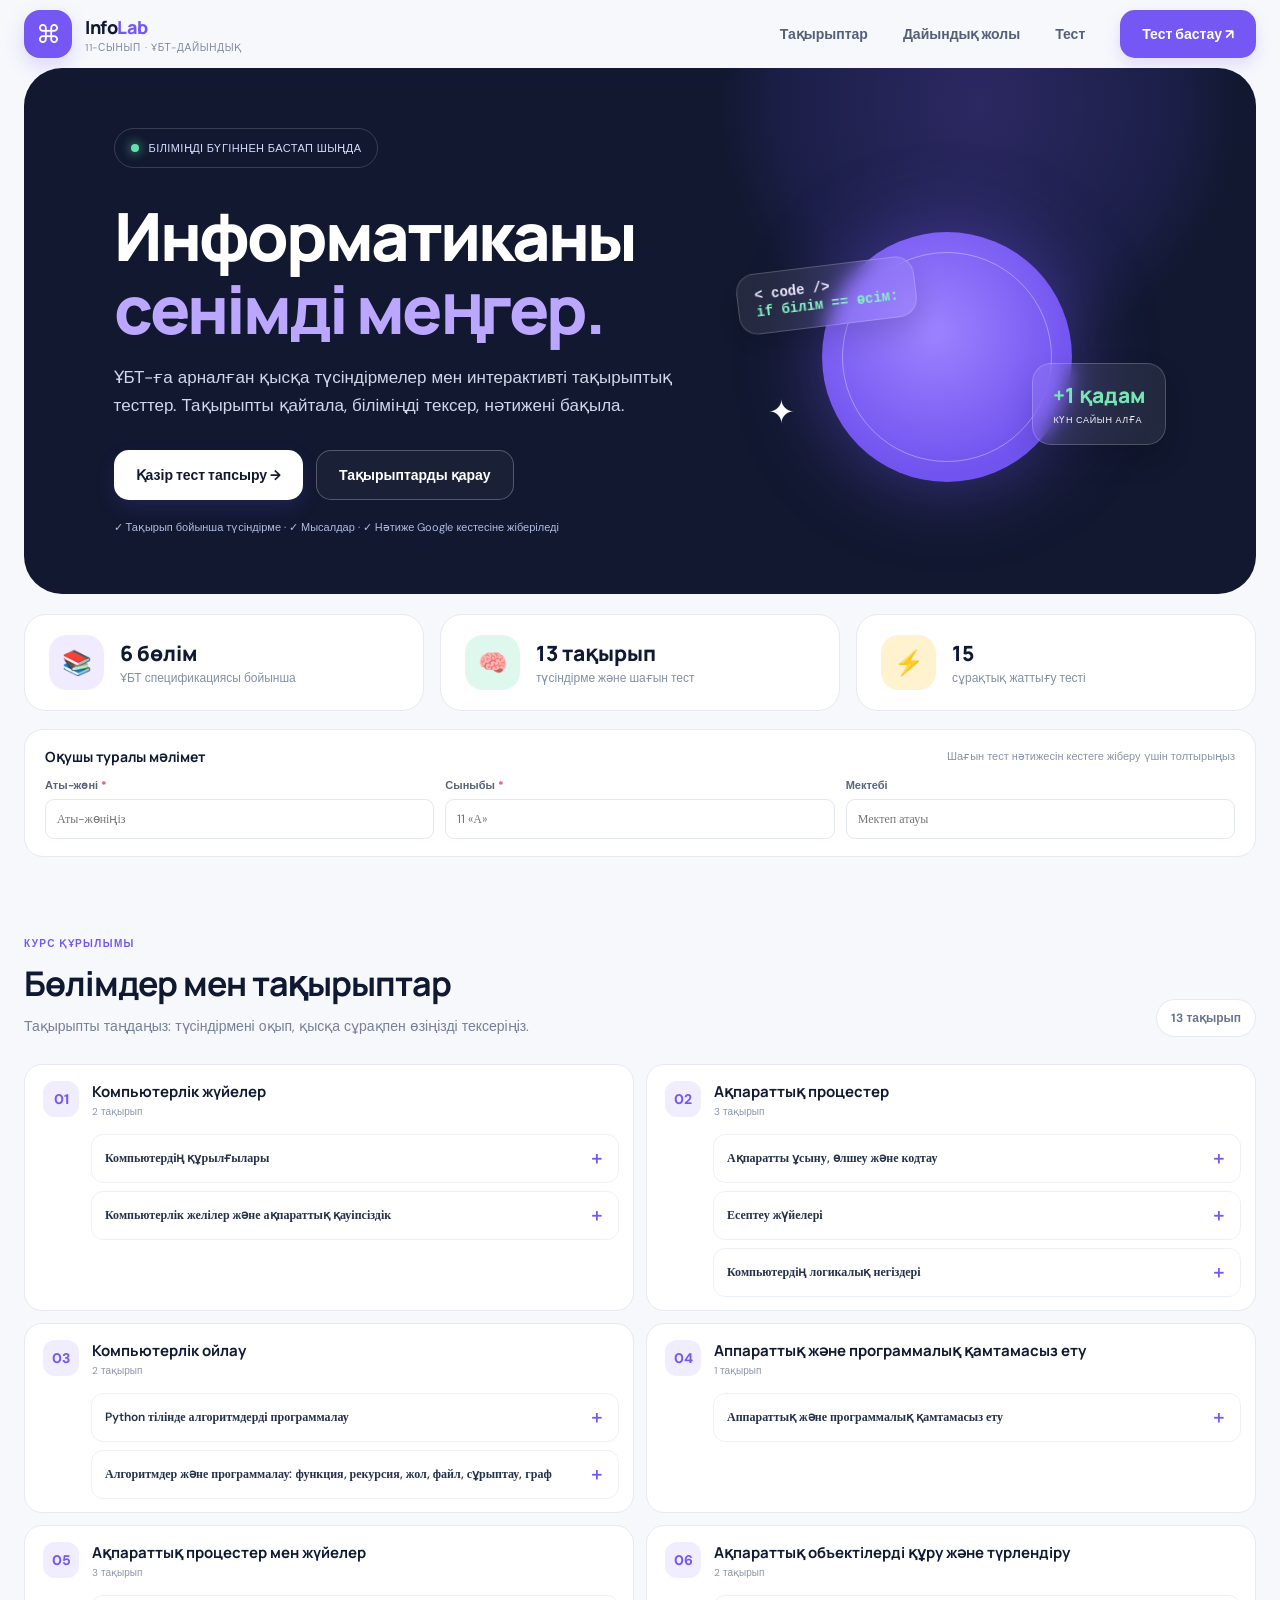
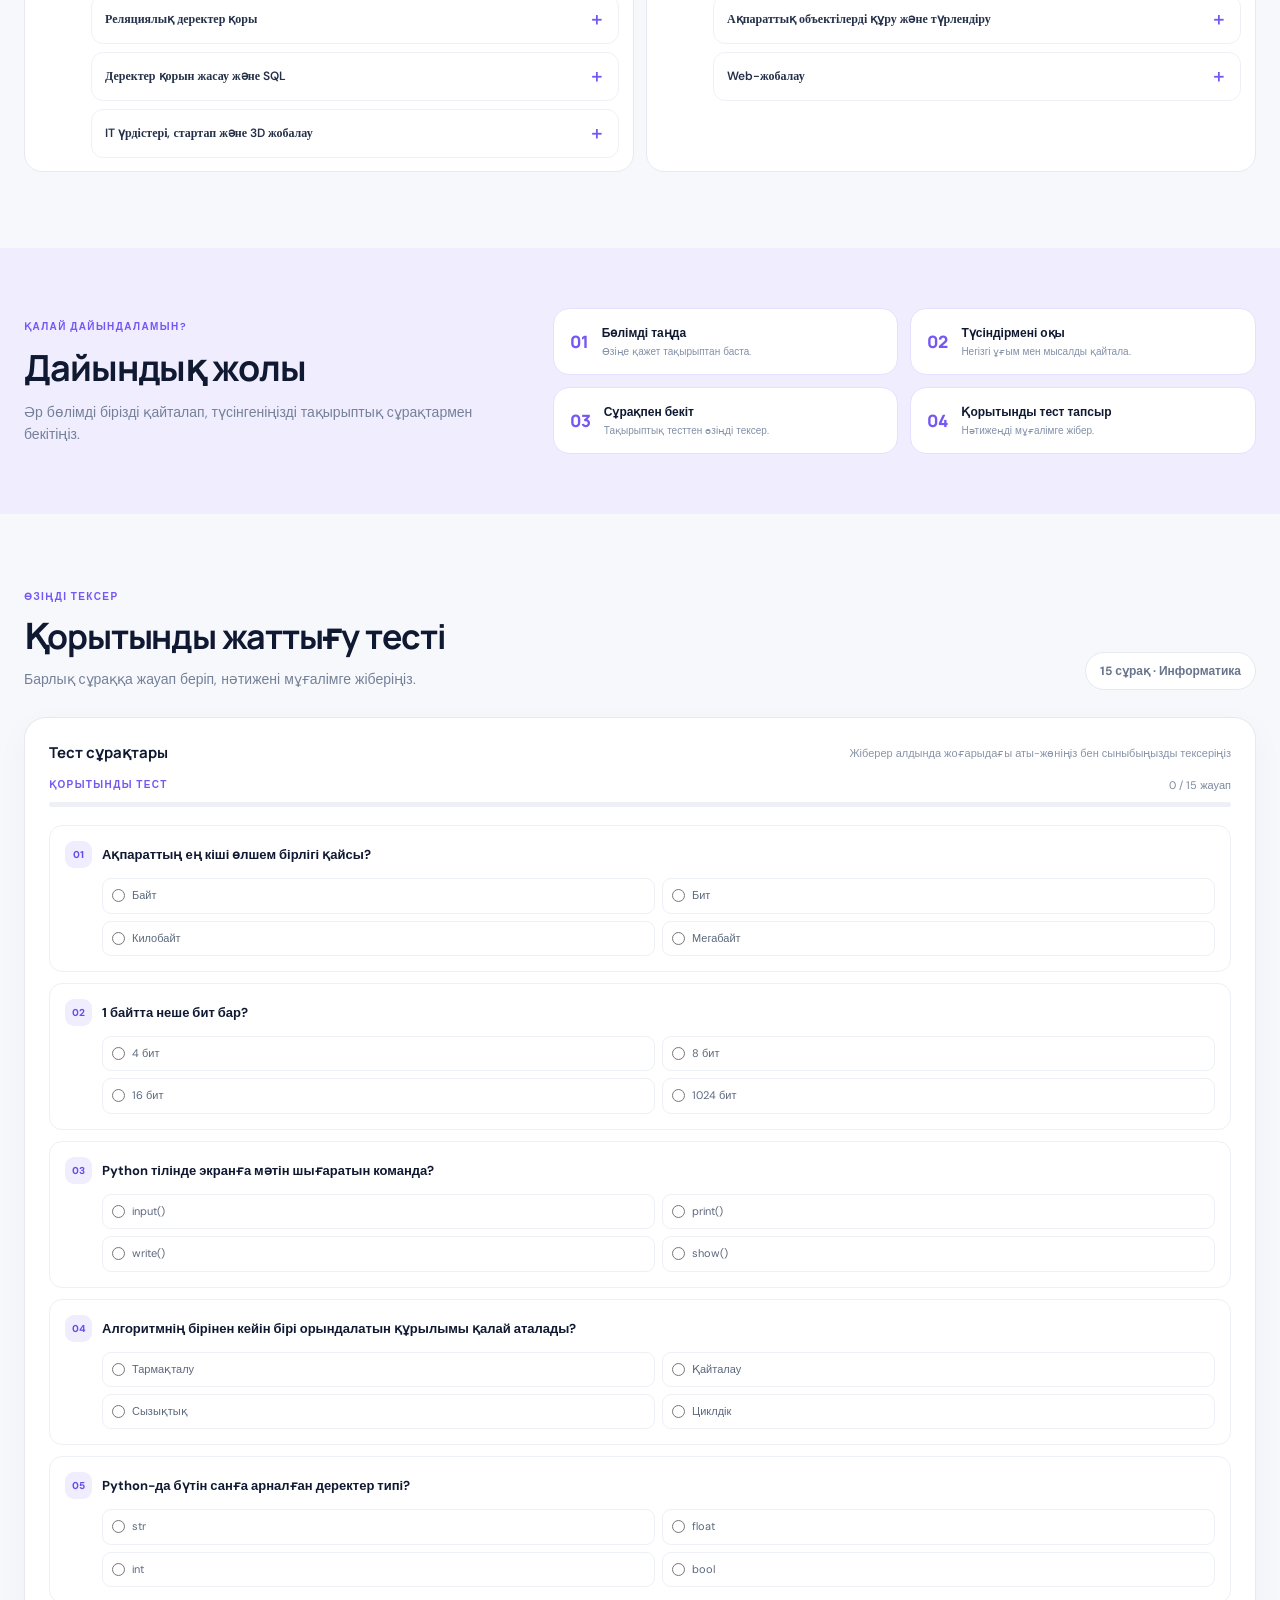
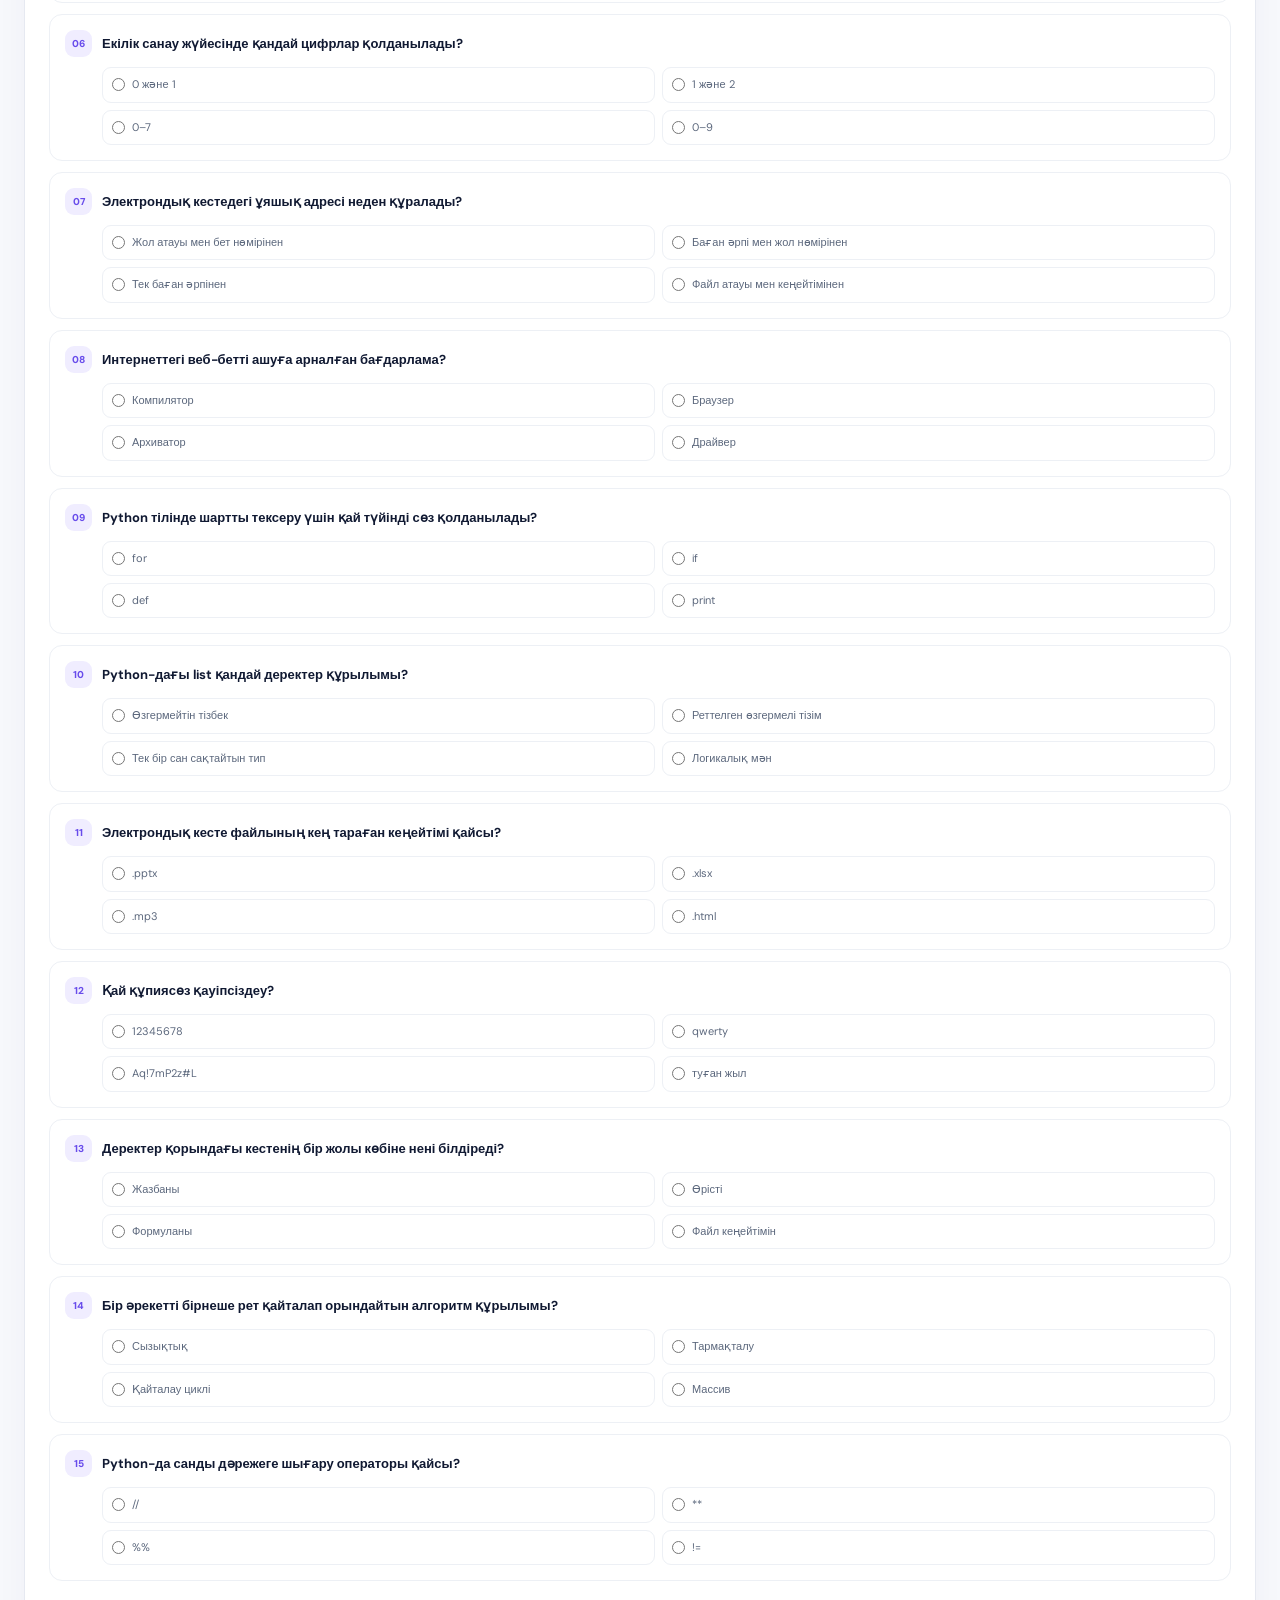
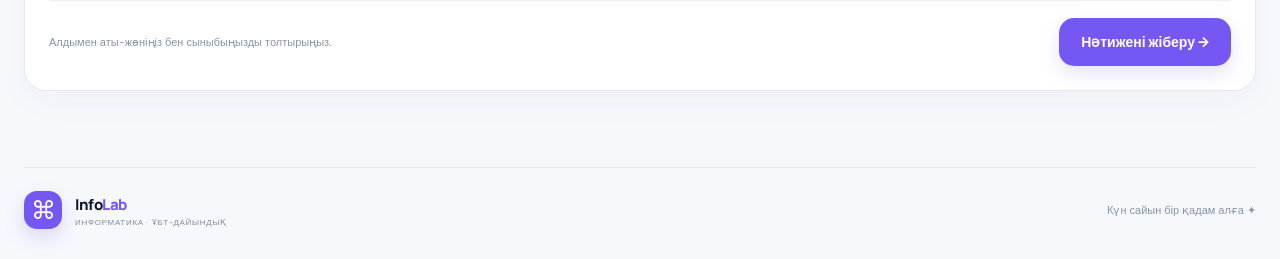
<file: index.html>
<!doctype html>
<html lang="kk">
<head>
  <meta charset="utf-8"><meta name="viewport" content="width=device-width, initial-scale=1">
  <meta name="theme-color" content="#f7f8fc"><meta name="description" content="Информатика пәнінен ҰБТ-ға дайындық">
  <title>InfoLab — Информатика ҰБТ</title><link rel="stylesheet" href="style.css">
</head>
<body>
  <header class="header" id="top">
    <a class="brand" href="#top"><span class="brand-icon">⌘</span><span><b>Info<span>Lab</span></b><small>11-СЫНЫП · ҰБТ-ДАЙЫНДЫҚ</small></span></a>
    <nav><a href="#topics">Тақырыптар</a><a href="#path">Дайындық жолы</a><a href="#test">Тест</a><a class="nav-cta" href="#test">Тест бастау ↗</a></nav>
    <button class="menu-toggle" id="menu-toggle" aria-label="Мәзірді ашу">☰</button>
  </header>

  <main>
    <section class="hero wrap">
      <div class="hero-copy"><span class="badge"><i></i> БІЛІМІҢДІ БҮГІННЕН БАСТАП ШЫҢДА</span>
        <h1>Информатиканы<br><em>сенімді меңгер.</em></h1>
        <p>ҰБТ-ға арналған қысқа түсіндірмелер мен интерактивті тақырыптық тесттер. Тақырыпты қайтала, біліміңді тексер, нәтижені бақыла.</p>
        <div class="hero-actions"><a class="button primary" href="#test">Қазір тест тапсыру →</a><a class="button secondary" href="#topics">Тақырыптарды қарау</a></div>
        <div class="hero-notes">✓ Тақырып бойынша түсіндірме · ✓ Мысалдар · ✓ Нәтиже Google кестесіне жіберіледі</div>
      </div>
      <div class="hero-art" aria-hidden="true"><div class="orbit"></div><div class="code-chip">&lt; code /&gt;<br><span>if білім == өсім:</span></div><div class="step-chip"><b>+1 қадам</b><small>КҮН САЙЫН АЛҒА</small></div><div class="spark">✦</div></div>
    </section>

    <section class="stats wrap" aria-label="Курс туралы"><div class="stat"><span class="stat-icon violet">📚</span><div><b>6 бөлім</b><small>ҰБТ спецификациясы бойынша</small></div></div><div class="stat"><span class="stat-icon green">🧠</span><div><b>13 тақырып</b><small>түсіндірме және шағын тест</small></div></div><div class="stat"><span class="stat-icon yellow">⚡</span><div><b id="question-count">15</b><small>сұрақтық жаттығу тесті</small></div></div></section>

    <section class="student-strip wrap"><div class="student-strip-head"><b>Оқушы туралы мәлімет</b><span>Шағын тест нәтижесін кестеге жіберу үшін толтырыңыз</span></div><div id="student-fields" class="student-fields"><label>Аты-жөні <i>*</i><input id="student-name" type="text" placeholder="Аты-жөніңіз"></label><label>Сыныбы <i>*</i><input id="student-class" type="text" placeholder="11 «А»"></label><label>Мектебі<input id="student-school" type="text" placeholder="Мектеп атауы"></label></div></section>

    <section class="section wrap" id="topics"><div class="section-head"><div><span class="kicker">КУРС ҚҰРЫЛЫМЫ</span><h2>Бөлімдер мен тақырыптар</h2><p>Тақырыпты таңдаңыз: түсіндірмені оқып, қысқа сұрақпен өзіңізді тексеріңіз.</p></div><span class="topic-count">13 тақырып</span></div><div id="topic-list" class="topic-list"></div></section>

    <section class="path-section" id="path"><div class="wrap path-inner"><div><span class="kicker">ҚАЛАЙ ДАЙЫНДАЛАМЫН?</span><h2>Дайындық жолы</h2><p>Әр бөлімді бірізді қайталап, түсінгеніңізді тақырыптық сұрақтармен бекітіңіз.</p></div><ol class="path-steps"><li><b>01</b><span><strong>Бөлімді таңда</strong><small>Өзіңе қажет тақырыптан баста.</small></span></li><li><b>02</b><span><strong>Түсіндірмені оқы</strong><small>Негізгі ұғым мен мысалды қайтала.</small></span></li><li><b>03</b><span><strong>Сұрақпен бекіт</strong><small>Тақырыптық тесттен өзіңді тексер.</small></span></li><li><b>04</b><span><strong>Қорытынды тест тапсыр</strong><small>Нәтижеңді мұғалімге жібер.</small></span></li></ol></div></section>

    <section class="section wrap test-section" id="test"><div class="section-head"><div><span class="kicker">ӨЗІҢДІ ТЕКСЕР</span><h2>Қорытынды жаттығу тесті</h2><p>Барлық сұраққа жауап беріп, нәтижені мұғалімге жіберіңіз.</p></div><span class="topic-count">15 сұрақ · Информатика</span></div>
      <div class="quiz-card"><div class="quiz-top"><b>Тест сұрақтары</b><span>Жіберер алдында жоғарыдағы аты-жөніңіз бен сыныбыңызды тексеріңіз</span></div>
        <div class="quiz-meta"><span class="kicker">ҚОРЫТЫНДЫ ТЕСТ</span><span id="progress-label" class="progress-label">0 / 15 жауап</span></div><div class="progress-track"><div id="progress-bar" class="progress-fill"></div></div>
        <div id="questions" class="questions"></div><label class="honey" aria-hidden="true">Leave empty<input id="website" type="text" tabindex="-1" autocomplete="off"></label>
        <div id="submit-area" class="submit-area"><p id="form-message" class="form-message" role="status">Алдымен аты-жөніңіз бен сыныбыңызды толтырыңыз.</p><button id="submit-button" class="button primary" type="button">Нәтижені жіберу →</button></div><div id="result" class="result" hidden></div>
      </div>
    </section>
  </main>
  <footer class="wrap footer"><a class="brand" href="#top"><span class="brand-icon">⌘</span><span><b>Info<span>Lab</span></b><small>ИНФОРМАТИКА · ҰБТ-ДАЙЫНДЫҚ</small></span></a><span>Күн сайын бір қадам алға ✦</span></footer>
  <script src="app.js"></script><script src="topics.js"></script>
</body>
</html>
</file>
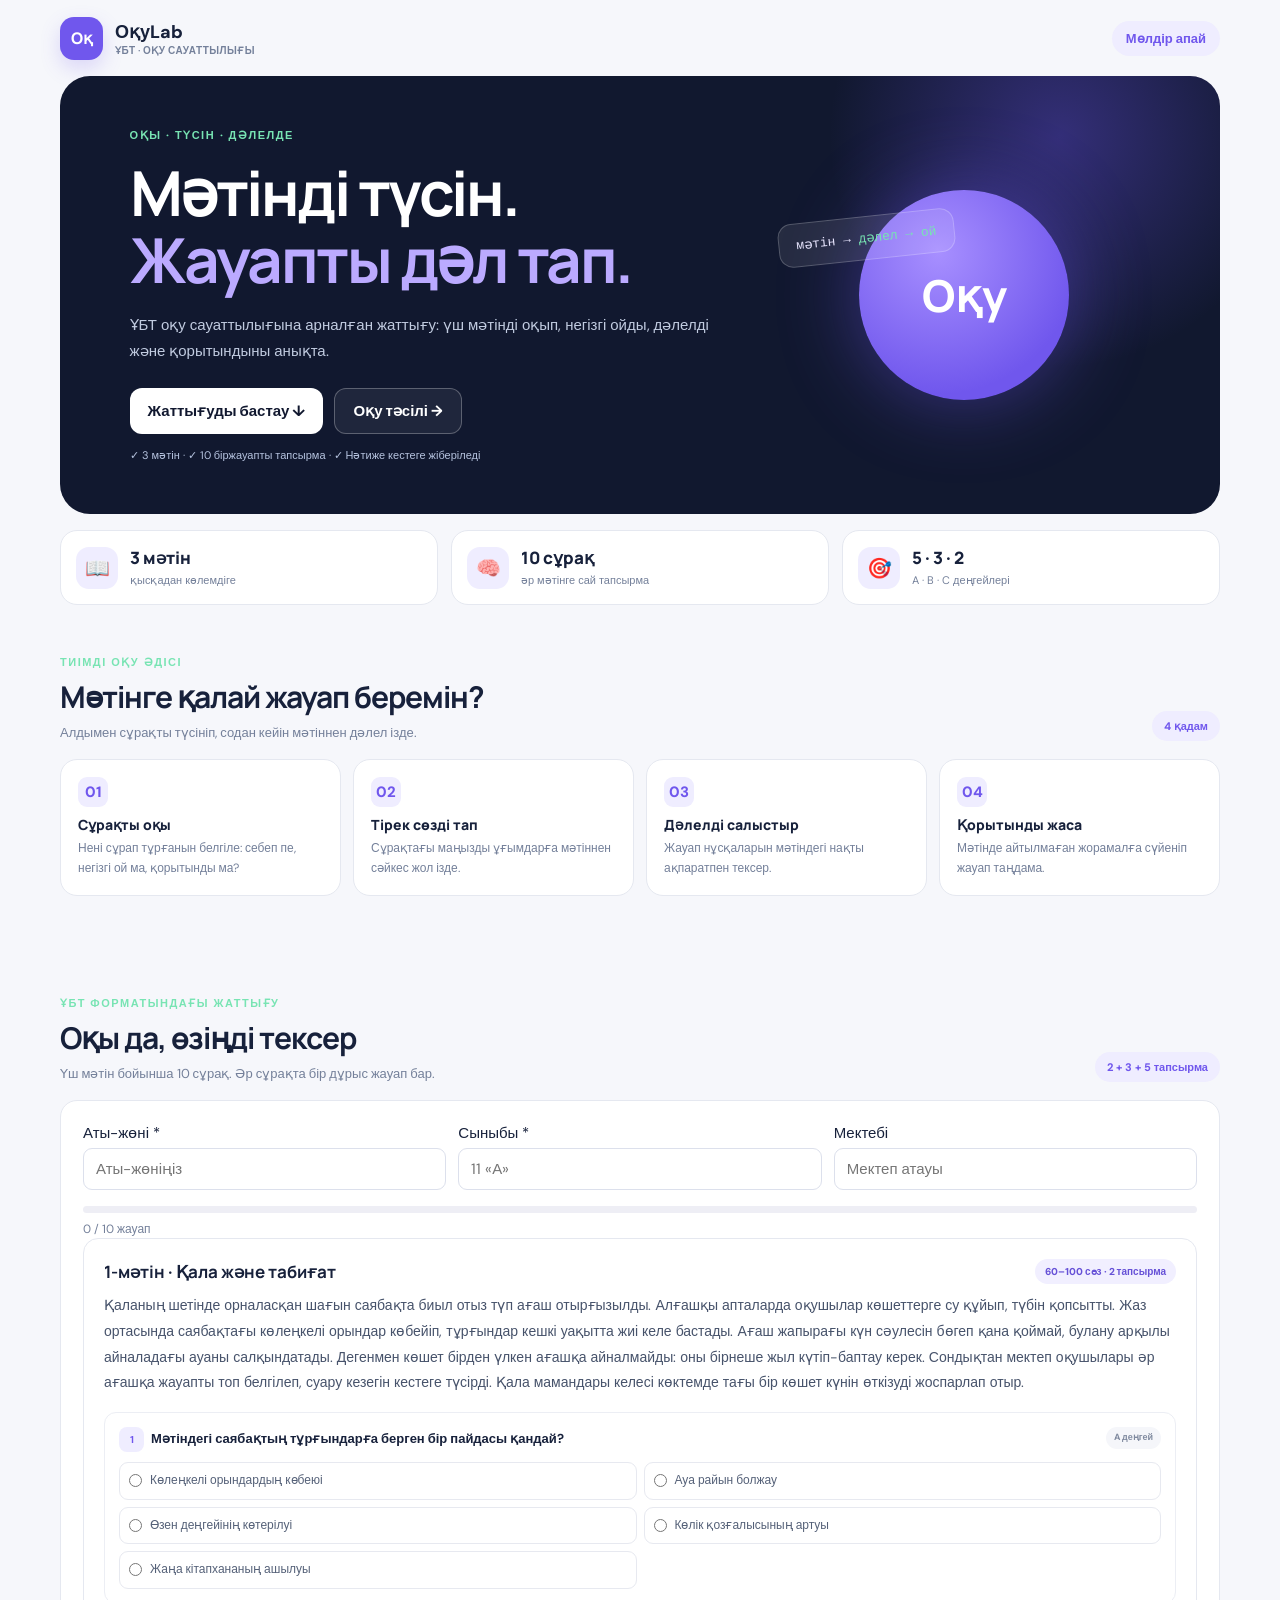
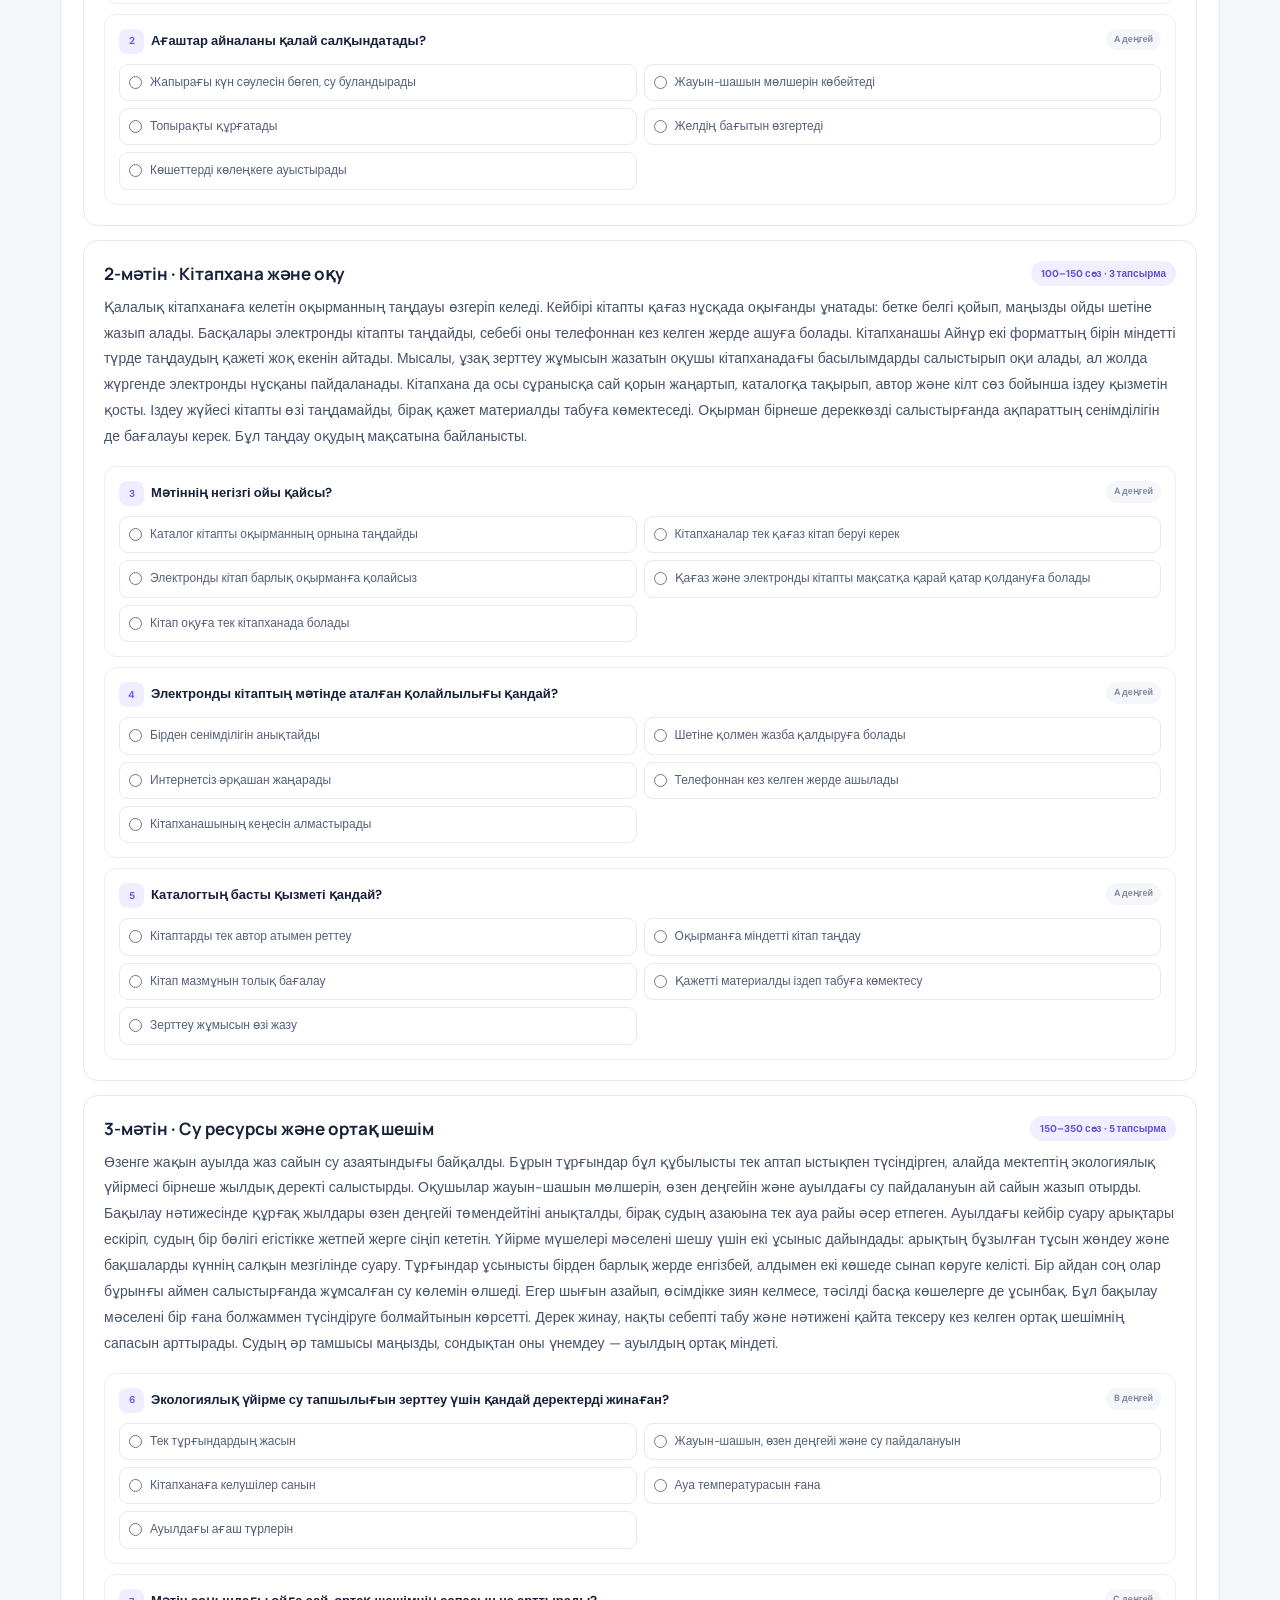
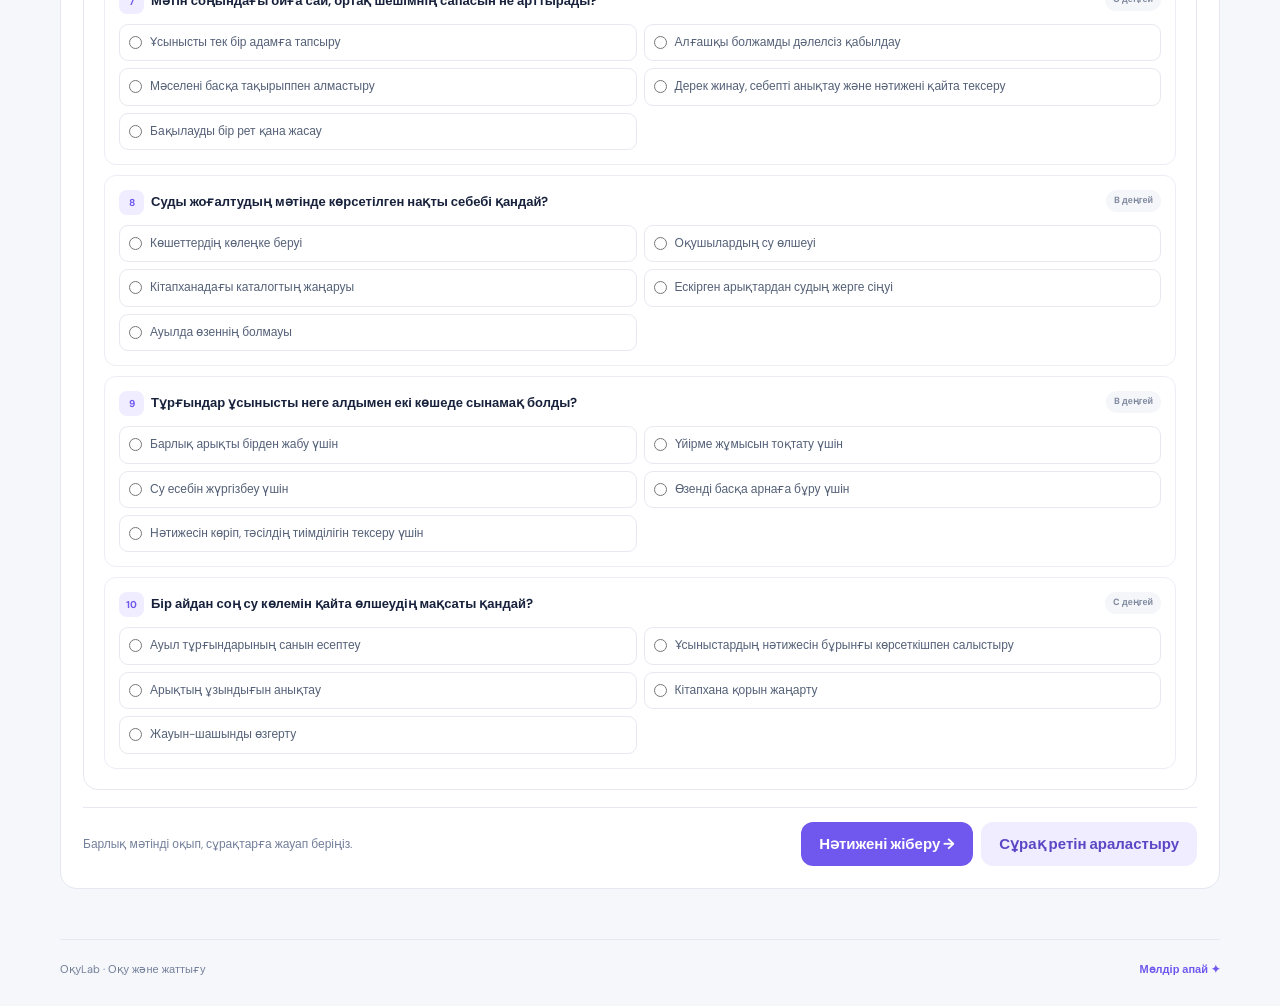
<file: oku-sauattylygy/index.html>
<!doctype html>
<html lang="kk">
<head>
<meta charset="utf-8"><meta name="viewport" content="width=device-width,initial-scale=1">
<meta name="theme-color" content="#11182f">
<title>ОқуLab — Оқу сауаттылығы</title>
<style>
@import url('https://fonts.googleapis.com/css2?family=DM+Sans:wght@400;500;600;700&family=Manrope:wght@500;600;700;800&display=swap');
:root{--ink:#17213b;--muted:#74809a;--purple:#7057ed;--lav:#bbaaff;--mint:#78e4b3;--dark:#11182f;--line:#e5e8f0;--bg:#f6f7fb;--white:#fff}
*{box-sizing:border-box}html{scroll-behavior:smooth;scroll-padding-top:85px}body{margin:0;background:var(--bg);color:var(--ink);font:15px 'DM Sans',Arial,sans-serif}button,input{font:inherit}button{cursor:pointer}.wrap{width:min(1160px,calc(100% - 36px));margin:auto}
header{height:76px;display:flex;align-items:center;justify-content:space-between;gap:20px}.brand{display:flex;align-items:center;gap:12px;font-weight:800;font-size:18px}.brand-mark{width:43px;height:43px;display:grid;place-items:center;border-radius:14px;background:var(--purple);color:white;font:800 16px Manrope;box-shadow:0 8px 20px #7057ed35}.brand small{display:block;color:var(--muted);font-size:10px;font-weight:600;letter-spacing:.5px}.teacher{color:var(--purple);font-weight:800;font-size:13px;padding:9px 14px;border-radius:24px;background:#efedff}
.hero{background:var(--dark);color:white;border-radius:30px;padding:52px 6%;display:grid;grid-template-columns:1.25fr .75fr;gap:28px;align-items:center;overflow:hidden;position:relative}.hero:after{content:"";position:absolute;right:-80px;top:-180px;width:480px;height:480px;border-radius:50%;background:radial-gradient(circle,#6851e666,transparent 68%)}.eyebrow{font-size:11px;font-weight:800;letter-spacing:1.5px;color:var(--mint)}h1,h2,h3,h4{font-family:Manrope,Arial,sans-serif}h1{font-size:clamp(38px,5vw,62px);line-height:1.08;letter-spacing:-2.5px;margin:18px 0}h1 em{font-style:normal;color:var(--lav)}.hero p{max-width:600px;color:#c1cbe0;line-height:1.75}.hero-art{position:relative;z-index:1;min-height:225px;display:grid;place-items:center}.orb{width:210px;height:210px;border-radius:50%;background:radial-gradient(circle at 38% 30%,#a78fff,#7057ed 72%);box-shadow:0 0 80px #7057ed77;display:grid;place-items:center;color:white;font:800 44px Manrope}.code-note{position:absolute;left:0;top:15%;padding:13px 17px;border:1px solid #ffffff35;background:#ffffff17;border-radius:14px;color:#e9e6ff;font:13px monospace;transform:rotate(-6deg)}.code-note span{color:var(--mint)}.btn{display:inline-flex;align-items:center;justify-content:center;border:0;border-radius:12px;padding:12px 18px;background:var(--purple);color:white;font-weight:800;text-decoration:none;transition:transform .15s}.btn:hover{transform:translateY(-2px)}.btn.light{background:white;color:var(--dark)}.btn.ghost{background:#ffffff10;border:1px solid #ffffff45;color:white}.hero-actions{display:flex;gap:11px;flex-wrap:wrap;margin:24px 0 14px}.hero-note{font-size:11px;color:#b6c3df}
.metrics{display:grid;grid-template-columns:repeat(3,1fr);gap:13px;margin:16px auto 0}.metric,.card{background:white;border:1px solid var(--line);border-radius:17px}.metric{display:flex;gap:12px;align-items:center;padding:15px}.metric-icon{width:42px;height:42px;display:grid;place-items:center;border-radius:13px;background:#efedff;font-size:20px}.metric b{display:block;font:800 17px Manrope}.metric small{color:var(--muted);font-size:11px}
.section{padding:50px 0}.section-head{display:flex;justify-content:space-between;align-items:end;gap:20px;margin-bottom:18px}.section-head h2{font-size:30px;letter-spacing:-1px;margin:7px 0}.section-head p{margin:0;color:var(--muted);font-size:13px}.pill{background:#efedff;color:var(--purple);padding:8px 12px;border-radius:22px;font-size:11px;font-weight:800;white-space:nowrap}
.strategy{display:grid;grid-template-columns:repeat(4,1fr);gap:12px}.strategy-card{padding:17px}.strategy-card b{display:block;font:800 14px Manrope;margin:8px 0 5px}.strategy-card p{margin:0;color:var(--muted);font-size:12px;line-height:1.6}.strategy-num{width:30px;height:30px;display:grid;place-items:center;border-radius:9px;background:#efedff;color:var(--purple);font-weight:800}
.student-form{display:grid;grid-template-columns:1fr 1fr 1fr;gap:12px;margin:0 0 16px}.student label{font-size:11px;font-weight:700;color:#707b91}.student input{display:block;width:100%;margin-top:5px;border:1px solid #dce0ec;border-radius:9px;padding:10px 12px;background:white;color:var(--ink)}
.test-card{padding:22px}.passage{margin:0 0 14px;padding:20px;border:1px solid var(--line);border-radius:15px;background:#fff}.passage-head{display:flex;align-items:center;justify-content:space-between;gap:10px;margin-bottom:9px}.passage h3{font-size:17px;margin:0}.passage-tag{background:#f1efff;color:#6651d7;border-radius:20px;padding:6px 10px;font-size:10px;font-weight:800;white-space:nowrap}.passage-text{font-size:14px;line-height:1.85;color:#47536b;margin:0 0 16px}.q-list{display:grid;gap:10px}.question{border:1px solid #eceef4;border-radius:12px;padding:14px}.q-title{font-size:13px;line-height:1.55;font-weight:700;margin:0 0 10px}.q-number{display:inline-grid;place-items:center;width:25px;height:25px;border-radius:8px;background:#efedff;color:var(--purple);font-size:10px;margin-right:7px}.level{float:right;background:#f5f6fa;color:#818ba0;padding:4px 8px;border-radius:14px;font-size:9px;font-weight:800}.options{display:grid;grid-template-columns:1fr 1fr;gap:7px}.option{display:flex;align-items:flex-start;gap:8px;border:1px solid #e7e9f0;border-radius:9px;padding:9px;color:#556178;font-size:12px;line-height:1.45;cursor:pointer}.option input{accent-color:var(--purple);margin:2px 0 0}.option:has(input:checked){background:#f4f1ff;border-color:#bdb1ff;color:#4e3bbb}.question.correct{border-color:#8cd3ad}.question.wrong{border-color:#e3a1aa}.feedback{margin:10px 0 0 33px;padding:9px 11px;border-radius:8px;background:#f7f8fc;color:#66728a;font-size:11px;line-height:1.6}
.progress-track{height:7px;background:#eeeef5;border-radius:9px;overflow:hidden;margin:12px 0 7px}.progress-fill{height:100%;width:0;background:linear-gradient(90deg,var(--purple),#b59cff);transition:width .2s}.quiz-actions{display:flex;align-items:center;justify-content:space-between;gap:12px;margin-top:17px;padding-top:14px;border-top:1px solid var(--line)}.status{font-size:12px;color:var(--muted);line-height:1.5}.status.error{color:#bb4357}.status.success{color:#16825c}.result{margin-top:15px;background:#f1efff;padding:16px;border-radius:12px}.result strong{font:800 24px Manrope;color:#5b47c5}.footer{padding:22px 0 30px;border-top:1px solid var(--line);display:flex;justify-content:space-between;gap:12px;color:var(--muted);font-size:11px}.footer strong{color:var(--purple)}
@media(max-width:760px){.wrap{width:calc(100% - 28px)}header{height:66px}.hero{grid-template-columns:1fr;padding:32px 23px 22px;border-radius:23px;gap:5px}.hero h1{font-size:42px;letter-spacing:-1.5px}.hero-art{min-height:150px}.orb{width:140px;height:140px;font-size:35px}.code-note{left:4%;top:8%;font-size:11px}.metrics{grid-template-columns:1fr;gap:8px}.metric{padding:12px}.section{padding:36px 0}.section-head{align-items:start;flex-direction:column;gap:8px}.section-head h2{font-size:25px}.strategy{grid-template-columns:1fr 1fr}.student-form{grid-template-columns:1fr}.test-card{padding:13px}.passage{padding:14px}.options{grid-template-columns:1fr}.quiz-actions{align-items:stretch;flex-direction:column}.quiz-actions .btn{width:100%}.footer{font-size:10px}}
</style>
</head>
<body><div class="wrap">
<header><div class="brand"><span class="brand-mark">Оқ</span><span>ОқуLab<small>ҰБТ · ОҚУ САУАТТЫЛЫҒЫ</small></span></div><span class="teacher">Мөлдір апай</span></header>
<main>
<section class="hero"><div><div class="eyebrow">ОҚЫ · ТҮСІН · ДӘЛЕЛДЕ</div><h1>Мәтінді түсін.<br><em>Жауапты дәл тап.</em></h1><p>ҰБТ оқу сауаттылығына арналған жаттығу: үш мәтінді оқып, негізгі ойды, дәлелді және қорытындыны анықта.</p><div class="hero-actions"><a class="btn light" href="#practice">Жаттығуды бастау ↓</a><a class="btn ghost" href="#strategy">Оқу тәсілі →</a></div><div class="hero-note">✓ 3 мәтін · ✓ 10 біржауапты тапсырма · ✓ Нәтиже кестеге жіберіледі</div></div><div class="hero-art" aria-hidden="true"><div class="orb">Оқу</div><div class="code-note">мәтін → <span>дәлел → ой</span></div></div></section>
<section class="metrics"><div class="metric"><span class="metric-icon">📖</span><div><b>3 мәтін</b><small>қысқадан көлемдіге</small></div></div><div class="metric"><span class="metric-icon">🧠</span><div><b>10 сұрақ</b><small>әр мәтінге сай тапсырма</small></div></div><div class="metric"><span class="metric-icon">🎯</span><div><b>5 · 3 · 2</b><small>A · B · C деңгейлері</small></div></div></section>
<section class="section" id="strategy"><div class="section-head"><div><div class="eyebrow">ТИІМДІ ОҚУ ӘДІСІ</div><h2>Мәтінге қалай жауап беремін?</h2><p>Алдымен сұрақты түсініп, содан кейін мәтіннен дәлел ізде.</p></div><span class="pill">4 қадам</span></div><div class="strategy"><article class="card strategy-card"><span class="strategy-num">01</span><b>Сұрақты оқы</b><p>Нені сұрап тұрғанын белгіле: себеп пе, негізгі ой ма, қорытынды ма?</p></article><article class="card strategy-card"><span class="strategy-num">02</span><b>Тірек сөзді тап</b><p>Сұрақтағы маңызды ұғымдарға мәтіннен сәйкес жол ізде.</p></article><article class="card strategy-card"><span class="strategy-num">03</span><b>Дәлелді салыстыр</b><p>Жауап нұсқаларын мәтіндегі нақты ақпаратпен тексер.</p></article><article class="card strategy-card"><span class="strategy-num">04</span><b>Қорытынды жаса</b><p>Мәтінде айтылмаған жорамалға сүйеніп жауап таңдама.</p></article></div></section>
<section class="section" id="practice"><div class="section-head"><div><div class="eyebrow">ҰБТ ФОРМАТЫНДАҒЫ ЖАТТЫҒУ</div><h2>Оқы да, өзіңді тексер</h2><p>Үш мәтін бойынша 10 сұрақ. Әр сұрақта бір дұрыс жауап бар.</p></div><span class="pill">2 + 3 + 5 тапсырма</span></div>
<div class="card test-card"><div class="student-form"><label class="student">Аты-жөні *<input id="student-name" placeholder="Аты-жөніңіз" autocomplete="name"></label><label class="student">Сыныбы *<input id="student-class" placeholder="11 «А»"></label><label class="student">Мектебі<input id="student-school" placeholder="Мектеп атауы"></label></div><div class="progress-track"><div class="progress-fill" id="progress"></div></div><div class="status" id="progress-label">0 / 10 жауап</div><div id="passages"></div><div class="quiz-actions"><div class="status" id="status">Барлық мәтінді оқып, сұрақтарға жауап беріңіз.</div><div style="display:flex;gap:8px;flex-wrap:wrap"><button class="btn" id="submit">Нәтижені жіберу →</button><button class="btn" id="new-version" style="background:#efedff;color:#5b47c5">Сұрақ ретін араластыру</button></div></div><div class="result" id="result" hidden></div></div></section>
</main><footer class="footer"><span>ОқуLab · Оқу және жаттығу</span><strong>Мөлдір апай ✦</strong></footer>
</div>
<script>
const WEB_APP_URL="https://script.google.com/macros/s/AKfycbxjf3YQZKInK4iXIGwNu0YBf8q5UrCsS0GgZFCSU4phKH71pPaY44_cF8Yo7GCppw3dcA/exec";
const passages=[
 {title:"1-мәтін · Қала және табиғат",tag:"60–100 сөз · 2 тапсырма",text:"Қаланың шетінде орналасқан шағын саябақта биыл отыз түп ағаш отырғызылды. Алғашқы апталарда оқушылар көшеттерге су құйып, түбін қопсытты. Жаз ортасында саябақтағы көлеңкелі орындар көбейіп, тұрғындар кешкі уақытта жиі келе бастады. Ағаш жапырағы күн сәулесін бөгеп қана қоймай, булану арқылы айналадағы ауаны салқындатады. Дегенмен көшет бірден үлкен ағашқа айналмайды: оны бірнеше жыл күтіп-баптау керек. Сондықтан мектеп оқушылары әр ағашқа жауапты топ белгілеп, суару кезегін кестеге түсірді. Қала мамандары келесі көктемде тағы бір көшет күнін өткізуді жоспарлап отыр."},
 {title:"2-мәтін · Кітапхана және оқу",tag:"100–150 сөз · 3 тапсырма",text:"Қалалық кітапханаға келетін оқырманның таңдауы өзгеріп келеді. Кейбірі кітапты қағаз нұсқада оқығанды ұнатады: бетке белгі қойып, маңызды ойды шетіне жазып алады. Басқалары электронды кітапты таңдайды, себебі оны телефоннан кез келген жерде ашуға болады. Кітапханашы Айнұр екі форматтың бірін міндетті түрде таңдаудың қажеті жоқ екенін айтады. Мысалы, ұзақ зерттеу жұмысын жазатын оқушы кітапханадағы басылымдарды салыстырып оқи алады, ал жолда жүргенде электронды нұсқаны пайдаланады. Кітапхана да осы сұранысқа сай қорын жаңартып, каталогқа тақырып, автор және кілт сөз бойынша іздеу қызметін қосты. Іздеу жүйесі кітапты өзі таңдамайды, бірақ қажет материалды табуға көмектеседі. Оқырман бірнеше дереккөзді салыстырғанда ақпараттың сенімділігін де бағалауы керек. Бұл таңдау оқудың мақсатына байланысты."},
 {title:"3-мәтін · Су ресурсы және ортақ шешім",tag:"150–350 сөз · 5 тапсырма",text:"Өзенге жақын ауылда жаз сайын су азаятындығы байқалды. Бұрын тұрғындар бұл құбылысты тек аптап ыстықпен түсіндірген, алайда мектептің экологиялық үйірмесі бірнеше жылдық деректі салыстырды. Оқушылар жауын-шашын мөлшерін, өзен деңгейін және ауылдағы су пайдалануын ай сайын жазып отырды. Бақылау нәтижесінде құрғақ жылдары өзен деңгейі төмендейтіні анықталды, бірақ судың азаюына тек ауа райы әсер етпеген. Ауылдағы кейбір суару арықтары ескіріп, судың бір бөлігі егістікке жетпей жерге сіңіп кететін. Үйірме мүшелері мәселені шешу үшін екі ұсыныс дайындады: арықтың бұзылған тұсын жөндеу және бақшаларды күннің салқын мезгілінде суару. Тұрғындар ұсынысты бірден барлық жерде енгізбей, алдымен екі көшеде сынап көруге келісті. Бір айдан соң олар бұрынғы аймен салыстырғанда жұмсалған су көлемін өлшеді. Егер шығын азайып, өсімдікке зиян келмесе, тәсілді басқа көшелерге де ұсынбақ. Бұл бақылау мәселені бір ғана болжаммен түсіндіруге болмайтынын көрсетті. Дерек жинау, нақты себепті табу және нәтижені қайта тексеру кез келген ортақ шешімнің сапасын арттырады. Судың әр тамшысы маңызды, сондықтан оны үнемдеу — ауылдың ортақ міндеті."}
];
const questions=[
 {p:0,level:"A",q:"Мәтіндегі саябақтың тұрғындарға берген бір пайдасы қандай?",o:["Көлеңкелі орындардың көбеюі","Жаңа кітапхананың ашылуы","Көлік қозғалысының артуы","Өзен деңгейінің көтерілуі","Ауа райын болжау"],a:0,e:"Мәтінде жаз ортасында көлеңкелі орындар көбейіп, тұрғындар саябаққа жиі келе бастағаны айтылған."},
 {p:0,level:"A",q:"Ағаштар айналаны қалай салқындатады?",o:["Жапырағы күн сәулесін бөгеп, су буландырады","Топырақты құрғатады","Желдің бағытын өзгертеді","Көшеттерді көлеңкеге ауыстырады","Жауын-шашын мөлшерін көбейтеді"],a:0,e:"Мәтінде жапырақ күн сәулесін бөгейтіні және булану арқылы ауаны салқындататыны берілген."},
 {p:1,level:"A",q:"Мәтіннің негізгі ойы қайсы?",o:["Кітапханалар тек қағаз кітап беруі керек","Қағаз және электронды кітапты мақсатқа қарай қатар қолдануға болады","Электронды кітап барлық оқырманға қолайсыз","Каталог кітапты оқырманның орнына таңдайды","Кітап оқуға тек кітапханада болады"],a:1,e:"Мәтін екі форматтың артықшылығын атап, оларды жағдайға қарай бірге қолдануды ұсынады."},
 {p:1,level:"A",q:"Электронды кітаптың мәтінде аталған қолайлылығы қандай?",o:["Телефоннан кез келген жерде ашылады","Шетіне қолмен жазба қалдыруға болады","Кітапханашының кеңесін алмастырады","Интернетсіз әрқашан жаңарады","Бірден сенімділігін анықтайды"],a:0,e:"Электронды кітапты телефоннан кез келген жерде ашуға болатыны айтылған."},
 {p:1,level:"A",q:"Каталогтың басты қызметі қандай?",o:["Қажетті материалды іздеп табуға көмектесу","Кітап мазмұнын толық бағалау","Оқырманға міндетті кітап таңдау","Зерттеу жұмысын өзі жазу","Кітаптарды тек автор атымен реттеу"],a:0,e:"Каталог тақырып, автор және кілт сөз арқылы материалды табуға көмектеседі."},
 {p:2,level:"B",q:"Экологиялық үйірме су тапшылығын зерттеу үшін қандай деректерді жинаған?",o:["Жауын-шашын, өзен деңгейі және су пайдалануын","Тек тұрғындардың жасын","Кітапханаға келушілер санын","Ауа температурасын ғана","Ауылдағы ағаш түрлерін"],a:0,e:"Оқушылар үш көрсеткішті ай сайын тіркеген: жауын-шашын, өзен деңгейі, су пайдалану."},
 {p:2,level:"B",q:"Суды жоғалтудың мәтінде көрсетілген нақты себебі қандай?",o:["Ескірген арықтардан судың жерге сіңуі","Ауылда өзеннің болмауы","Кітапханадағы каталогтың жаңаруы","Оқушылардың су өлшеуі","Көшеттердің көлеңке беруі"],a:0,e:"Кейбір арықтар ескіріп, судың бір бөлігі егістікке жетпей жерге сіңген."},
 {p:2,level:"B",q:"Тұрғындар ұсынысты неге алдымен екі көшеде сынамақ болды?",o:["Нәтижесін көріп, тәсілдің тиімділігін тексеру үшін","Барлық арықты бірден жабу үшін","Өзенді басқа арнаға бұру үшін","Су есебін жүргізбеу үшін","Үйірме жұмысын тоқтату үшін"],a:0,e:"Шектеулі жерде сынау ұсыныстың су шығынына және өсімдікке әсерін байқауға мүмкіндік береді."},
 {p:2,level:"C",q:"Бір айдан соң су көлемін қайта өлшеудің мақсаты қандай?",o:["Ұсыныстардың нәтижесін бұрынғы көрсеткішпен салыстыру","Ауыл тұрғындарының санын есептеу","Жауын-шашынды өзгерту","Арықтың ұзындығын анықтау","Кітапхана қорын жаңарту"],a:0,e:"Бұрынғы аймен салыстыру арқылы су үнемдеу тәсілінің нәтижесін бағалайды."},
 {p:2,level:"C",q:"Мәтін соңындағы ойға сай, ортақ шешімнің сапасын не арттырады?",o:["Дерек жинау, себепті анықтау және нәтижені қайта тексеру","Алғашқы болжамды дәлелсіз қабылдау","Ұсынысты тек бір адамға тапсыру","Бақылауды бір рет қана жасау","Мәселені басқа тақырыппен алмастыру"],a:0,e:"Соңғы сөйлемде дерек жинау, себеп табу және нәтижені қайта тексеру шешім сапасын арттыратыны қорытындыланған."}
];
const $=id=>document.getElementById(id);
let activeQuestions=[],answers=Array(10).fill(null),sent=false;
function shuffle(list){const a=list.slice();for(let i=a.length-1;i>0;i--){const j=Math.floor(Math.random()*(i+1));[a[i],a[j]]=[a[j],a[i]]}return a}
function escapeHTML(v){return String(v).replace(/[&<>"']/g,c=>({"&":"&amp;","<":"&lt;",">":"&gt;",'"':"&quot;","'":"&#39;"}[c]))}
function buildTest(){
 sent=false;answers=Array(10).fill(null);
 activeQuestions=[];
passages.forEach((passage,p)=>{const group=shuffle(questions.map((q,index)=>({...q,index})).filter(item=>item.p===p));group.forEach(item=>{const originalCorrect=item.o[item.a],options=shuffle(item.o);activeQuestions.push({...item,options,correct:options.indexOf(originalCorrect)})})});
 const host=$("passages");
 host.innerHTML=passages.map((passage,p)=>{const items=activeQuestions.map((item,index)=>({item,index})).filter(x=>x.item.p===p);
 return '<article class="passage"><div class="passage-head"><h3>'+escapeHTML(passage.title)+'</h3><span class="passage-tag">'+escapeHTML(passage.tag)+'</span></div><p class="passage-text">'+escapeHTML(passage.text)+'</p><div class="q-list">'+items.map(({item,index})=>'<div class="question" data-q="'+index+'"><p class="q-title"><span class="q-number">'+(index+1)+'</span>'+escapeHTML(item.q)+'<span class="level">'+item.level+' деңгей</span></p><div class="options">'+item.options.map((option,j)=>'<label class="option"><input type="radio" name="q'+index+'" value="'+j+'"><span>'+escapeHTML(option)+'</span></label>').join("")+'</div></div>').join("")+'</div></article>'
 }).join("");
 host.onchange=updateProgress;
 $("progress-label").textContent="0 / 10 жауап";$("progress").style.width="0%";$("result").hidden=true;$("status").className="status";$("status").textContent="Барлық мәтінді оқып, сұрақтарға жауап беріңіз.";const button=$("submit");button.disabled=false;button.textContent="Нәтижені жіберу →"
}
function updateProgress(){answers=activeQuestions.map((_,i)=>{const selected=document.querySelector('input[name="q'+i+'"]:checked');return selected?Number(selected.value):null});const done=answers.filter(x=>x!==null).length;$("progress-label").textContent=done+" / 10 жауап";$("progress").style.width=(done*10)+"%";$("status").textContent=done===10?"Барлық жауап белгіленді. Нәтижені жіберуге болады.":"Жауаптарыңызды таңдаңыз."}
$("submit").onclick=async()=>{if(sent)return;const name=$("student-name").value.trim(),studentClass=$("student-class").value.trim(),school=$("student-school").value.trim(),status=$("status");if(!name||!studentClass){status.className="status error";status.textContent="Аты-жөніңіз бен сыныбыңызды толтырыңыз.";return}if(answers.some(x=>x===null)){status.className="status error";status.textContent="10 сұрақтың бәріне жауап беріңіз.";return}
const score=answers.reduce((sum,value,i)=>sum+(value===activeQuestions[i].correct?1:0),0);
activeQuestions.forEach((q,i)=>{const card=document.querySelector('[data-q="'+i+'"]');const correct=answers[i]===q.correct;card.classList.add(correct?"correct":"wrong");card.querySelectorAll("input").forEach(input=>input.disabled=true);const note=document.createElement("p");note.className="feedback";note.textContent=(correct?"Дұрыс. ":"Дұрыс жауап: "+q.options[q.correct]+". ")+q.e;card.appendChild(note)});
$("result").hidden=false;$("result").innerHTML="<div><strong>"+score+" / 10</strong> дұрыс жауап</div><p>"+escapeHTML(name)+", оқу сауаттылығы бойынша нәтижеңіз есептелді.</p>";
const payload={studentName:name,studentClass:studentClass,school:school,subject:"Оқу сауаттылығы",score:score,total:10,percent:score*10,submittedAt:new Date().toISOString(),answers:answers.map((value,i)=>({question:activeQuestions[i].q,chosen:activeQuestions[i].options[value],correct:activeQuestions[i].options[activeQuestions[i].correct],isCorrect:value===activeQuestions[i].correct}))};
const button=$("submit");button.disabled=true;button.textContent="Жіберілуде…";try{await fetch(WEB_APP_URL,{method:"POST",mode:"no-cors",headers:{"Content-Type":"text/plain;charset=utf-8"},body:JSON.stringify(payload)});sent=true;button.textContent="Жауап жіберілді ✓";status.className="status success";status.textContent="Нәтиже Google кестесіне жіберілді."}catch(error){button.disabled=false;button.textContent="Қайта жіберу →";status.className="status error";status.textContent="Интернетті тексеріп, қайта көріңіз."}
};
$("new-version").onclick=buildTest;buildTest();
</script></body></html>
</file>
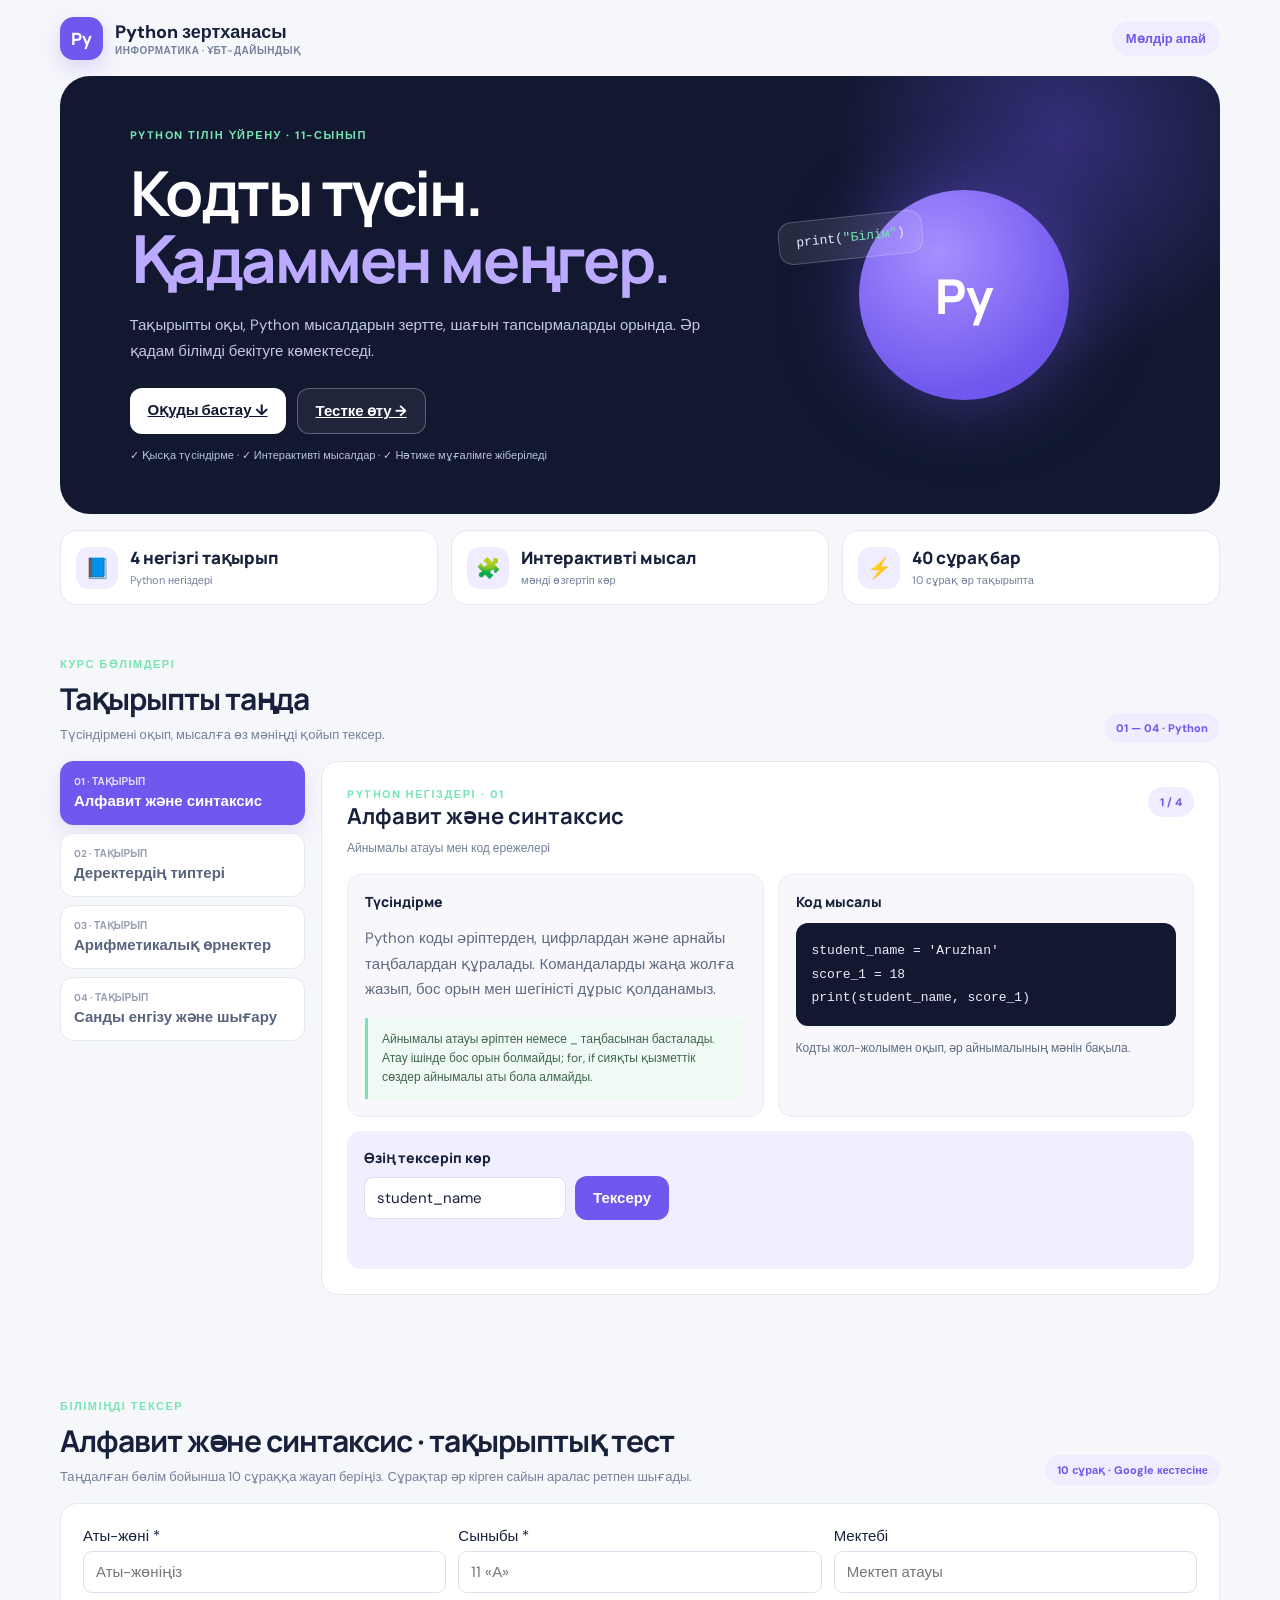
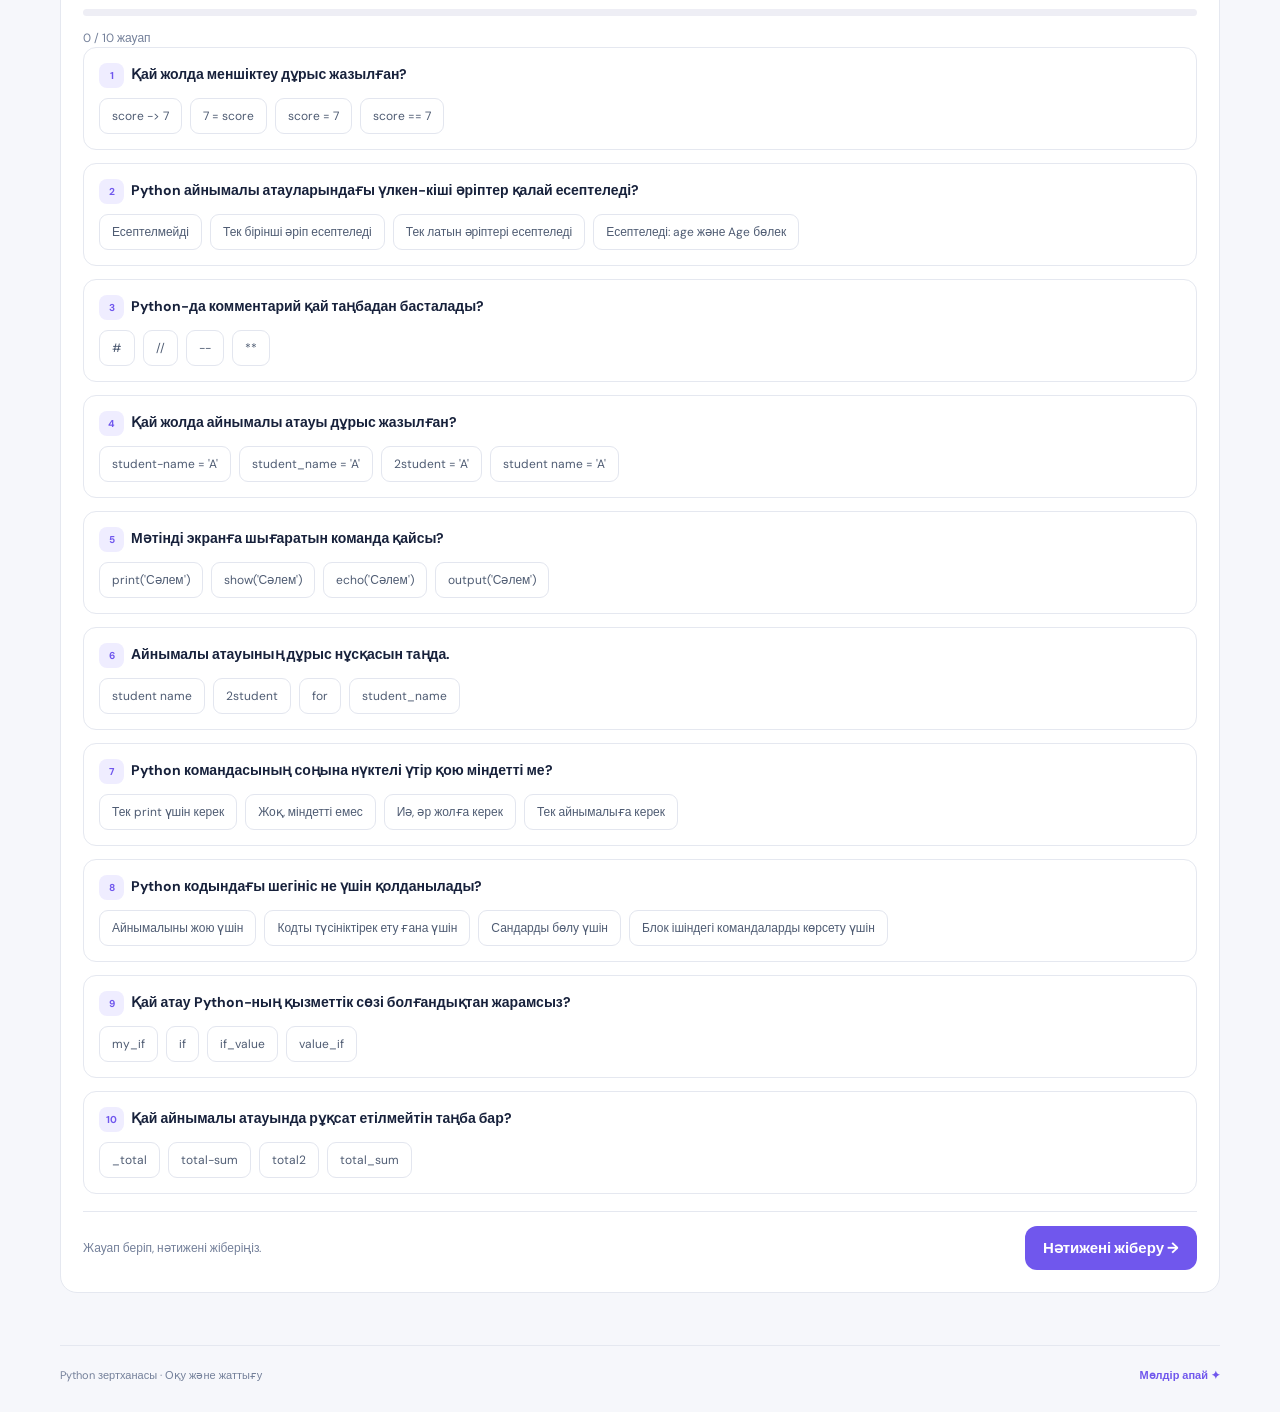
<file: python-lab/index.html>
<!doctype html>
<html lang="kk">
<head>
<meta charset="utf-8">
<meta name="viewport" content="width=device-width, initial-scale=1">
<meta name="theme-color" content="#11182f">
<title>Python зертханасы — Мөлдір апай</title>
<style>
@import url('https://fonts.googleapis.com/css2?family=DM+Sans:wght@400;500;600;700&family=Manrope:wght@500;600;700;800&display=swap');
:root{--ink:#17213b;--muted:#74809a;--purple:#7057ed;--lav:#bbaaff;--mint:#78e4b3;--dark:#11182f;--line:#e5e8f0;--bg:#f6f7fb;--white:#fff}
*{box-sizing:border-box}html{scroll-behavior:smooth;scroll-padding-top:85px}body{margin:0;background:var(--bg);color:var(--ink);font:15px 'DM Sans',Arial,sans-serif}button,input{font:inherit}button{cursor:pointer}.wrap{width:min(1160px,calc(100% - 36px));margin:auto}
header{height:76px;display:flex;align-items:center;justify-content:space-between;gap:20px}.brand{display:flex;align-items:center;gap:12px;font-weight:800;font-size:18px}.brand-mark{width:43px;height:43px;display:grid;place-items:center;border-radius:14px;background:var(--purple);color:white;font:800 17px Manrope;box-shadow:0 8px 20px #7057ed35}.brand small{display:block;color:var(--muted);font-size:10px;font-weight:600;letter-spacing:.5px}.teacher{color:var(--purple);font-weight:800;font-size:13px;padding:9px 14px;border-radius:24px;background:#efedff}
.hero{background:var(--dark);color:white;border-radius:30px;padding:52px 6%;display:grid;grid-template-columns:1.25fr .75fr;gap:28px;align-items:center;overflow:hidden;position:relative}.hero:after{content:"";position:absolute;right:-80px;top:-180px;width:480px;height:480px;border-radius:50%;background:radial-gradient(circle,#6851e666,transparent 68%)}.eyebrow{font-size:11px;font-weight:800;letter-spacing:1.5px;color:var(--mint)}h1,h2,h3{font-family:Manrope,Arial,sans-serif}h1{font-size:clamp(38px,5vw,62px);line-height:1.08;letter-spacing:-2.5px;margin:18px 0}h1 em{font-style:normal;color:var(--lav)}.hero p{max-width:600px;color:#c1cbe0;line-height:1.75}.hero-art{position:relative;z-index:1;min-height:225px;display:grid;place-items:center}.orb{width:210px;height:210px;border-radius:50%;background:radial-gradient(circle at 38% 30%,#a78fff,#7057ed 72%);box-shadow:0 0 80px #7057ed77;display:grid;place-items:center;color:white;font:800 48px Manrope}.code-note{position:absolute;left:0;top:15%;padding:13px 17px;border:1px solid #ffffff35;background:#ffffff17;border-radius:14px;color:#e9e6ff;font:13px monospace;transform:rotate(-6deg)}.code-note span{color:var(--mint)}.hero-actions{display:flex;gap:11px;flex-wrap:wrap;margin:24px 0 14px}.btn{border:0;border-radius:12px;padding:12px 18px;background:var(--purple);color:white;font-weight:800;transition:transform .15s}.btn:hover{transform:translateY(-2px)}.btn.light{background:white;color:var(--dark)}.btn.ghost{background:#ffffff10;border:1px solid #ffffff45;color:white}.hero-note{font-size:11px;color:#b6c3df}
.metrics{display:grid;grid-template-columns:repeat(3,1fr);gap:13px;margin:16px auto 0}.metric,.card{background:white;border:1px solid var(--line);border-radius:17px}.metric{display:flex;gap:12px;align-items:center;padding:15px}.metric-icon{width:42px;height:42px;display:grid;place-items:center;border-radius:13px;background:#efedff;font-size:20px}.metric b{display:block;font:800 17px Manrope}.metric small{color:var(--muted);font-size:11px}
.section{padding:52px 0}.section-head{display:flex;justify-content:space-between;align-items:end;gap:20px;margin-bottom:18px}.section-head h2{font-size:30px;letter-spacing:-1px;margin:7px 0}.section-head p{margin:0;color:var(--muted);font-size:13px}.pill{background:#efedff;color:var(--purple);padding:8px 12px;border-radius:22px;font-size:11px;font-weight:800;white-space:nowrap}
.layout{display:grid;grid-template-columns:245px 1fr;gap:16px}.topic-nav{display:grid;gap:8px;align-content:start}.topic-tab{width:100%;text-align:left;border:1px solid var(--line);border-radius:13px;background:white;padding:13px;color:#58647c;font-weight:700}.topic-tab span{display:block;color:#969fb1;font-size:10px;margin-bottom:3px}.topic-tab.active{background:var(--purple);color:white;border-color:var(--purple);box-shadow:0 8px 20px #7057ed25}.topic-tab.active span{color:#e3dcff}.lesson{padding:25px}.lesson-title{display:flex;align-items:start;justify-content:space-between;gap:12px}.lesson h3{font-size:22px;margin:0 0 8px}.lesson p{color:#5f6b81;line-height:1.7}.lesson-grid{display:grid;grid-template-columns:1fr 1fr;gap:14px;margin-top:17px}.subcard{background:#f8f8fc;border:1px solid #eaecf3;border-radius:14px;padding:17px}.subcard h4{font:800 14px Manrope;margin:0 0 8px}.code{background:var(--dark);color:#e7edfb;padding:16px;border-radius:12px;font:13px/1.8 ui-monospace,Consolas,monospace;white-space:pre-wrap;overflow:auto;margin:12px 0}.code .green{color:var(--mint)}.hint{border-left:3px solid var(--mint);background:#effaf5;padding:12px 14px;color:#426454;border-radius:0 10px 10px 0;font-size:12px;line-height:1.6;margin-top:13px}.practice{margin-top:14px;border-radius:14px;background:#f1efff;padding:17px}.practice h4{font:800 14px Manrope;margin:0 0 8px}.practice-row{display:flex;gap:9px;align-items:center;flex-wrap:wrap;margin-top:9px}.practice input,.student input{border:1px solid #dce0ec;border-radius:9px;padding:10px 12px;background:white;min-width:120px;color:var(--ink)}.practice-result{font-weight:700;color:#5b47c5;min-height:22px;margin-top:10px}
.student-form{display:grid;grid-template-columns:1fr 1fr 1fr;gap:12px;margin-bottom:16px}.student label{font-size:11px;font-weight:700;color:#707b91}.student input{display:block;width:100%;margin-top:5px}.quiz-card{padding:22px}.quiz-list{display:grid;gap:13px}.q{padding:15px;border:1px solid var(--line);border-radius:13px}.q h4{font:700 14px/1.5 'DM Sans',Arial;margin:0 0 10px}.q-num{display:inline-grid;place-items:center;width:25px;height:25px;border-radius:8px;background:#efedff;color:var(--purple);font-size:10px;margin-right:7px}.answers{display:flex;gap:8px;flex-wrap:wrap}.answer{border:1px solid #e3e6ef;background:white;border-radius:9px;padding:9px 12px;color:#4f5c73;font-size:12px}.answer.selected{border-color:#9b8af4;background:#f3f0ff;color:#4f3ac2}.answer.right{border-color:#6bc69a;background:#ecfaf2}.answer.wrong{border-color:#df8b98;background:#fff0f2}.progress-track{height:7px;background:#eeeef5;border-radius:9px;overflow:hidden;margin:13px 0}.progress-fill{height:100%;width:0;background:linear-gradient(90deg,var(--purple),#b59cff);transition:width .2s}.quiz-actions{display:flex;align-items:center;justify-content:space-between;gap:12px;margin-top:17px;padding-top:14px;border-top:1px solid var(--line)}.status{font-size:12px;color:var(--muted);line-height:1.5}.status.error{color:#bb4357}.status.success{color:#16825c}.result{margin-top:15px;background:#f1efff;padding:16px;border-radius:12px}.result strong{font:800 24px Manrope;color:#5b47c5}.footer{padding:22px 0 30px;border-top:1px solid var(--line);display:flex;justify-content:space-between;gap:12px;color:var(--muted);font-size:11px}.footer strong{color:var(--purple)}
@media(max-width:760px){.wrap{width:calc(100% - 28px)}header{height:66px}.hero{grid-template-columns:1fr;padding:32px 23px 22px;border-radius:23px;gap:5px}.hero h1{font-size:42px;letter-spacing:-1.5px}.hero-art{min-height:150px}.orb{width:140px;height:140px;font-size:36px}.code-note{left:4%;top:8%;font-size:11px}.metrics{grid-template-columns:1fr;gap:8px}.metric{padding:12px}.section{padding:38px 0}.section-head{align-items:start;flex-direction:column;gap:8px}.section-head h2{font-size:25px}.layout{grid-template-columns:1fr}.topic-nav{grid-template-columns:1fr 1fr}.topic-tab{font-size:11px;padding:10px}.lesson{padding:16px}.lesson-grid{grid-template-columns:1fr}.student-form{grid-template-columns:1fr}.quiz-card{padding:15px}.quiz-actions{align-items:stretch;flex-direction:column}.quiz-actions .btn{width:100%}.footer{font-size:10px}}
</style>
</head>
<body>
<div class="wrap">
<header><div class="brand"><span class="brand-mark">Py</span><span>Python зертханасы<small>ИНФОРМАТИКА · ҰБТ-ДАЙЫНДЫҚ</small></span></div><span class="teacher">Мөлдір апай</span></header>
<main>
<section class="hero"><div><div class="eyebrow">PYTHON ТІЛІН ҮЙРЕНУ · 11-СЫНЫП</div><h1>Кодты түсін.<br><em>Қадаммен меңгер.</em></h1><p>Тақырыпты оқы, Python мысалдарын зертте, шағын тапсырмаларды орында. Әр қадам білімді бекітуге көмектеседі.</p><div class="hero-actions"><a class="btn light" href="#topics">Оқуды бастау ↓</a><a class="btn ghost" href="#quiz">Тестке өту →</a></div><div class="hero-note">✓ Қысқа түсіндірме · ✓ Интерактивті мысалдар · ✓ Нәтиже мұғалімге жіберіледі</div></div><div class="hero-art" aria-hidden="true"><div class="orb">Py</div><div class="code-note">print(<span>"Білім"</span>)</div></div></section>
<section class="metrics"><div class="metric"><span class="metric-icon">📘</span><div><b>4 негізгі тақырып</b><small>Python негіздері</small></div></div><div class="metric"><span class="metric-icon">🧩</span><div><b>Интерактивті мысал</b><small>мәнді өзгертіп көр</small></div></div><div class="metric"><span class="metric-icon">⚡</span><div><b>40 сұрақ бар</b><small>10 сұрақ әр тақырыпта</small></div></div></section>
<section class="section" id="topics"><div class="section-head"><div><div class="eyebrow">КУРС БӨЛІМДЕРІ</div><h2>Тақырыпты таңда</h2><p>Түсіндірмені оқып, мысалға өз мәніңді қойып тексер.</p></div><span class="pill">01 — 04 · Python</span></div><div class="layout"><nav class="topic-nav" id="topic-nav" aria-label="Python тақырыптары"></nav><article class="card lesson" id="lesson"></article></div></section>
<section class="section" id="quiz"><div class="section-head"><div><div class="eyebrow">БІЛІМІҢДІ ТЕКСЕР</div><h2 id="quiz-heading">Тақырыптық тест</h2><p>Таңдалған бөлім бойынша 10 сұраққа жауап беріңіз. Сұрақтар әр кірген сайын аралас ретпен шығады.</p></div><span class="pill" id="quiz-count">10 сұрақ · Google кестесіне</span></div><div class="card quiz-card"><div class="student-form"><label class="student">Аты-жөні *<input id="student-name" placeholder="Аты-жөніңіз" autocomplete="name"></label><label class="student">Сыныбы *<input id="student-class" placeholder="11 «А»"></label><label class="student">Мектебі<input id="student-school" placeholder="Мектеп атауы"></label></div><div class="progress-track"><div class="progress-fill" id="progress"></div></div><div class="status" id="progress-label">0 / 4 жауап</div><div class="quiz-list" id="quiz-list"></div><div class="quiz-actions"><div class="status" id="status">Жауап беріп, нәтижені жіберіңіз.</div><button class="btn" id="submit">Нәтижені жіберу →</button></div><div class="result" id="result" hidden></div></div></section>
</main>
<footer class="footer"><span>Python зертханасы · Оқу және жаттығу</span><strong>Мөлдір апай ✦</strong></footer>
</div>
<script>
const WEB_APP_URL="https://script.google.com/macros/s/AKfycbxjf3YQZKInK4iXIGwNu0YBf8q5UrCsS0GgZFCSU4phKH71pPaY44_cF8Yo7GCppw3dcA/exec";
const topics=[{"title":"Алфавит және синтаксис","sub":"Айнымалы атауы мен код ережелері","intro":"Python коды әріптерден, цифрлардан және арнайы таңбалардан құралады. Командаларды жаңа жолға жазып, бос орын мен шегіністі дұрыс қолданамыз.","code":"student_name = 'Aruzhan'\nscore_1 = 18\nprint(student_name, score_1)","hint":"Айнымалы атауы әріптен немесе _ таңбасынан басталады. Атау ішінде бос орын болмайды; for, if сияқты қызметтік сөздер айнымалы аты бола алмайды.","practice":"name"},{"title":"Деректердің типтері","sub":"int · float · str · bool","intro":"Айнымалыдағы мәннің типі Python-ға онымен қандай амал орындауға болатынын көрсетеді. type() функциясы мәннің типін анықтайды.","code":"age = 16\nheight = 1.62\nname = 'Aruzhan'\nis_ready = True\nprint(type(age))","hint":"int — бүтін сан; float — бөлшек сан; str — мәтін; bool — True немесе False. Тырнақша ішіндегі сан мәтін болып саналады.","practice":"type"},{"title":"Арифметикалық өрнектер","sub":"Амалдар және орындалу реті","intro":"Python-да жақша бірінші орындалады, содан кейін дәреже, көбейту мен бөлу, соңында қосу мен азайту орындалады.","code":"a = 4\nb = 5\nc = 7\nresult = a + b * c\nprint(result)  # 39","hint":"Дәреже: ** · бөлудің бүтін бөлігі: // · қалдық: % · кәдімгі бөлу: /. Формуладағы көбейтуді * таңбасымен жазыңыз.","practice":"math"},{"title":"Санды енгізу және шығару","sub":"input() · int() · print()","intro":"input() пернетақтадан енгізілген мәнді мәтін ретінде оқиды. Санмен есептеу керек болса, оны int() немесе float() көмегімен түрлендіреміз.","code":"age = int(input('Жасың: '))\nnext_year = age + 1\nprint('Келесі жылы:', next_year)","hint":"print(4, 12, sep='-') нәтижесі 4-12 болады. sep мәндерді бөледі, ал input() енгізілген мәтінді оқиды.","practice":"io"}];
const questionBanks=[[["Айнымалы атауының дұрыс нұсқасын таңда.",["2student","student name","student_name","for"],2,"Айнымалы әріптен не астын сызу таңбасынан басталады; бос орын мен қызметтік сөз қолданылмайды."],["Python-да комментарий қай таңбадан басталады?",["//","#","--","**"],1,"Python комментарийі # таңбасынан басталады."],["Python айнымалы атауларындағы үлкен-кіші әріптер қалай есептеледі?",["Есептелмейді","Тек бірінші әріп есептеледі","Есептеледі: age және Age бөлек","Тек латын әріптері есептеледі"],2,"Python регистрді ажыратады: age және Age — екі бөлек атау."],["Қай жолда меншіктеу дұрыс жазылған?",["7 = score","score == 7","score = 7","score -> 7"],2,"= таңбасы мәнді айнымалыға меншіктейді."],["Қай атау Python-ның қызметтік сөзі болғандықтан жарамсыз?",["my_if","if","if_value","value_if"],1,"if — Python-ның қызметтік сөзі."],["Қай айнымалы атауында рұқсат етілмейтін таңба бар?",["total_sum","total2","total-sum","_total"],2,"Айнымалы атауында дефис болмайды; Python оны азайту амалы деп түсінуі мүмкін."],["Python командасының соңына нүктелі үтір қою міндетті ме?",["Иә, әр жолға керек","Тек print үшін керек","Жоқ, міндетті емес","Тек айнымалыға керек"],2,"Python-да әр команда жаңа жолға жазылады; соңына нүктелі үтір міндетті емес."],["Мәтінді экранға шығаратын команда қайсы?",["print('Сәлем')","show('Сәлем')","echo('Сәлем')","output('Сәлем')"],0,"Экранға шығару үшін print() функциясы қолданылады."],["Қай жолда айнымалы атауы дұрыс жазылған?",["student-name = 'A'","student_name = 'A'","student name = 'A'","2student = 'A'"],1,"student_name әріптен басталады және тек әріп пен астын сызу таңбасын қолданады."],["Python кодындағы шегініс не үшін қолданылады?",["Кодты түсініктірек ету ғана үшін","Блок ішіндегі командаларды көрсету үшін","Сандарды бөлу үшін","Айнымалыны жою үшін"],1,"Шегініс шарт, цикл немесе функция ішіндегі командаларды көрсетеді."]],[["25 санының деректер типі қандай?",["str","float","int","bool"],2,"25 — бүтін сан, оның типі int."],["3.14 мәнінің типі қандай?",["int","float","str","bool"],1,"Бөлшек сан float типіне жатады."],["'42' мәнінің типі қандай?",["int","float","str","bool"],2,"Тырнақша ішіндегі 42 — мәтін, яғни str."],["True мәнінің типін таңда.",["int","str","bool","float"],2,"True және False — bool типінің мәндері."],["type(12.0) нәтижесі қандай тип болады?",["int","float","str","bool"],1,"12.0 нүктемен жазылғандықтан float типіне жатады."],["'False' мәнінің типі қандай?",["bool","str","int","float"],1,"Тырнақшадағы False мәтін болады, сондықтан типі str."],["Мәтін түріндегі '7' мәнін бүтін санға айналдыру үшін не қолданамыз?",["str('7')","int('7')","bool('7')","type('7')"],1,"int() мәтінді бүтін санға айналдырады."],["Санның бөлшек бөлігін сақтайтын тип?",["int","float","bool","str"],1,"float нақты, бөлшек сандарды сақтайды."],["type(False) не қайтарады?",["<class 'str'>","<class 'bool'>","<class 'int'>","<class 'float'>"],1,"False — логикалық мән; типі bool."],["int(5.9) нәтижесі қандай?",["6","5.9","5","Қате"],2,"int() бөлшек бөлікті дөңгелектемей алып тастайды, нәтижесі 5."]],[["4 + 5 * 7 өрнегінің мәні қандай?",["63","39","45","35"],1,"Алдымен көбейту орындалады: 5 × 7 = 35, содан соң 4 + 35 = 39."],["2 ** 3 нәтижесі қандай?",["6","8","9","5"],1,"** — дәрежеге шығару амалы: 2³ = 8."],["17 // 5 нәтижесі қандай?",["3","2","3.4","5"],0,"// бүтін бөліндіні береді: 17 // 5 = 3."],["17 % 5 нәтижесі қандай?",["3","2","5","0"],1,"% бөлу қалдығын береді: 17 = 5 × 3 + 2."],["10 / 4 нәтижесі қандай?",["2","2.5","3","14"],1,"/ кәдімгі бөлуді орындайды: 10 / 4 = 2.5."],["(10 + 2) * 3 мәнін есепте.",["36","16","42","32"],0,"Алдымен жақша: 10 + 2 = 12; содан кейін 12 × 3 = 36."],["2 ** 3 ** 2 нәтижесі қандай?",["64","512","36","256"],1,"Дәреже тізбегі оңнан солға топтасады: 2 ** (3 ** 2) = 2 ** 9 = 512."],["7 + 8 // 3 өрнегінің мәні қандай?",["5","9","10","11"],1,"Алдымен 8 // 3 = 2, содан кейін 7 + 2 = 9."],["20 % 6 + 2 нәтижесі қандай?",["4","6","2","8"],0,"20 % 6 = 2, содан соң 2 + 2 = 4."],["3 * (4 + 2) ** 2 нәтижесі қандай?",["108","96","36","72"],0,"Жақша: 6; дәреже: 6² = 36; көбейту: 3 × 36 = 108."]],[["input() функциясы енгізілген мәнді бастапқыда қандай типте қайтарады?",["int","float","str","bool"],2,"input() енгізілген ақпаратты мәтін, яғни str ретінде қайтарады."],["Енгізілген '16' мәтінін бүтін санға қалай айналдырамыз?",["str(input())","int(input())","bool(input())","type(input())"],1,"int(input()) енгізілген мәтінді бүтін санға түрлендіреді."],["print(3, 5) экранға қалай шығарады?",["35","3 5","3+5","3,5"],1,"print() әдепкіде бірнеше мәннің арасына бос орын қояды."],["print(3, 5, sep='-') нәтижесі қандай?",["3 5","3-5","35","8"],1,"sep='-' мәндердің арасына дефис қояды."],["print('Сәлем', end='!') не шығарады?",["!Сәлем","Сәлем!","Сәлем","Қате"],1,"end мәні шығарудың соңына қосылады."],["input('Атың: ') командасындағы 'Атың: ' мәтіні не үшін?",["Айнымалы атауы","Енгізу алдында көрсетілетін нұсқау","Нәтиже","Тип атауы"],1,"input ішіндегі мәтін пайдаланушыға нені енгізу керегін көрсететін сұрау."],["Бөлшек санды пернетақтадан енгізіп алу үшін қайсысы дұрыс?",["float(input())","int(print())","str(float)","input(float)"],0,"float(input()) енгізілген мәтінді нақты санға түрлендіреді."],["print('A', end=''); print('B') нәтижесі қандай?",["A B","AB","A және B бөлек жолда","B A"],1,"Бірінші print жаңа жолға көшпейді, сондықтан екінші нәтиже жалғасып AB болады."],["Бір жолдан екі бүтін санды бос орынмен бөліп оқу тәсілі?",["a, b = map(int, input().split())","a, b = print(input())","a = int + input()","map(input(), int)"],0,"split() мәтінді бөліктерге бөледі, map(int, ...) әр бөлікті бүтін санға айналдырады."],["print('Сәлем', '!', sep='') нәтижесі қандай?",["Сәлем !","Сәлем!","! Сәлем","Қате"],1,"sep='' бос жол болғандықтан, екі мән арасына ештеңе қойылмайды."]]].map(bank=>bank.map(([text,options,answer,explanation])=>({text,options,answer,explanation})));
let current=0,activeQuestions=[],answers=[],sent=false;
const nav=document.getElementById("topic-nav"),lesson=document.getElementById("lesson");
function renderNav(){nav.innerHTML=topics.map((t,i)=>'<button class="topic-tab '+(i===current?'active':'')+'" data-topic="'+i+'"><span>0'+(i+1)+' · ТАҚЫРЫП</span>'+t.title+'</button>').join("");nav.querySelectorAll("[data-topic]").forEach(b=>b.onclick=()=>{current=Number(b.dataset.topic);renderNav();renderLesson();renderQuiz();document.getElementById("topics").scrollIntoView({behavior:"smooth",block:"start"})})}
function renderLesson(){const t=topics[current];let practice="";
if(t.practice==="name")practice='<div class="practice"><h4>Өзің тексеріп көр</h4><div class="practice-row"><input id="practice-name" value="student_name" aria-label="Айнымалы атауы"><button class="btn" id="check-name">Тексеру</button></div><div class="practice-result" id="practice-result"></div></div>';
if(t.practice==="type")practice='<div class="practice"><h4>Мәннің типін тап</h4><div class="practice-row"><input id="practice-value" value="25.5" aria-label="Мән"><button class="btn" id="check-type">Типін анықтау</button></div><div class="practice-result" id="practice-result"></div></div>';
if(t.practice==="math")practice='<div class="practice"><h4>Өрнекті есептеп көр: a + b × c</h4><div class="practice-row"><input id="math-a" type="number" value="4" aria-label="a"><input id="math-b" type="number" value="5" aria-label="b"><input id="math-c" type="number" value="7" aria-label="c"><button class="btn" id="check-math">Есептеу</button></div><div class="practice-result" id="practice-result"></div></div>';
if(t.practice==="io")practice='<div class="practice"><h4>Келесі жылы нешеде боласың?</h4><div class="practice-row"><input id="practice-age" type="number" min="1" max="120" value="16" aria-label="Жасы"><button class="btn" id="check-io">Шығару</button></div><div class="practice-result" id="practice-result"></div></div>';
lesson.innerHTML='<div class="lesson-title"><div><div class="eyebrow">PYTHON НЕГІЗДЕРІ · 0'+(current+1)+'</div><h3>'+t.title+'</h3><div class="status">'+t.sub+'</div></div><span class="pill">'+(current+1)+' / 4</span></div><div class="lesson-grid"><div class="subcard"><h4>Түсіндірме</h4><p>'+t.intro+'</p><div class="hint">'+t.hint+'</div></div><div class="subcard"><h4>Код мысалы</h4><pre class="code">'+t.code.replace(/</g,"&lt;").replace(/>/g,"&gt;")+'</pre><p class="status">Кодты жол-жолымен оқып, әр айнымалының мәнін бақыла.</p></div></div>'+practice;
const result=document.getElementById("practice-result");
if(t.practice==="name")document.getElementById("check-name").onclick=()=>{const v=document.getElementById("practice-name").value.trim(),ok=/^[A-Za-z_][A-Za-z0-9_]*$/.test(v)&&!["for","if","while","class","def","return","True","False","None"].includes(v);result.textContent=ok?"✓ Бұл атауды қолдануға болады.":"Атау әріптен не _ таңбасынан басталсын; бос орын мен қызметтік сөз болмасын.";result.style.color=ok?"#16825c":"#b34457"};
if(t.practice==="type")document.getElementById("check-type").onclick=()=>{const v=document.getElementById("practice-value").value.trim();let type="str";if(/^[+-]?\d+$/.test(v))type="int";else if(/^[+-]?(?:\d+\.\d*|\.\d+)$/.test(v))type="float";else if(v==="True"||v==="False")type="bool";result.textContent="Python бұл мәнді "+type+" типі деп таниды.";result.style.color="#5b47c5"};
if(t.practice==="math")document.getElementById("check-math").onclick=()=>{const a=Number(document.getElementById("math-a").value),b=Number(document.getElementById("math-b").value),c=Number(document.getElementById("math-c").value);result.textContent="Нәтиже: "+(a+b*c);result.style.color="#5b47c5"};
if(t.practice==="io")document.getElementById("check-io").onclick=()=>{const n=Number(document.getElementById("practice-age").value);result.textContent=Number.isInteger(n)&&n>0&&n<=120?"Келесі жылы: "+(n+1):"1–120 аралығындағы жасты енгіз.";result.style.color="#5b47c5"}
}
function renderQuiz(){const bank=questionBanks[current];activeQuestions=bank.map(q=>{const correct=q.options[q.answer],opts=q.options.slice().sort(()=>Math.random()-.5);return {text:q.text,options:opts,answer:opts.indexOf(correct),explanation:q.explanation}}).sort(()=>Math.random()-.5);answers=Array(activeQuestions.length).fill(null);sent=false;
document.getElementById("quiz-heading").textContent=topics[current].title+" · тақырыптық тест";document.getElementById("quiz-count").textContent=activeQuestions.length+" сұрақ · Google кестесіне";document.getElementById("progress-label").textContent="0 / "+activeQuestions.length+" жауап";document.getElementById("progress").style.width="0%";document.getElementById("status").className="status";document.getElementById("status").textContent="Жауап беріп, нәтижені жіберіңіз.";document.getElementById("result").hidden=true;document.getElementById("submit").disabled=false;document.getElementById("submit").textContent="Нәтижені жіберу →";
const host=document.getElementById("quiz-list");host.innerHTML=activeQuestions.map((q,i)=>'<div class="q" data-q="'+i+'"><h4><span class="q-num">'+(i+1)+'</span>'+q.text+'</h4><div class="answers">'+q.options.map((o,j)=>'<button class="answer" data-answer="'+j+'">'+o.replace(/</g,"&lt;").replace(/>/g,"&gt;")+'</button>').join("")+'</div></div>').join("");
host.querySelectorAll(".q").forEach((card,i)=>card.querySelectorAll("[data-answer]").forEach(btn=>btn.onclick=()=>{if(sent)return;answers[i]=Number(btn.dataset.answer);card.querySelectorAll(".answer").forEach(x=>x.classList.remove("selected"));btn.classList.add("selected");const n=answers.filter(x=>x!==null).length;document.getElementById("progress-label").textContent=n+" / "+activeQuestions.length+" жауап";document.getElementById("progress").style.width=(n/activeQuestions.length*100)+"%";document.getElementById("status").textContent=n===activeQuestions.length?"Барлық жауап берілді. Нәтижені жіберуге болады.":"Жауаптарыңызды таңдаңыз."}))}
document.getElementById("submit").onclick=async()=>{if(sent)return;const name=document.getElementById("student-name").value.trim(),studentClass=document.getElementById("student-class").value.trim(),school=document.getElementById("student-school").value.trim(),status=document.getElementById("status");
if(!name||!studentClass){status.className="status error";status.textContent="Аты-жөніңіз бен сыныбыңызды толтырыңыз.";return}
if(answers.some(v=>v===null)){status.className="status error";status.textContent="10 сұрақтың бәріне жауап беріңіз.";return}
const score=answers.reduce((sum,value,i)=>sum+(value===activeQuestions[i].answer?1:0),0);
activeQuestions.forEach((q,i)=>{const card=document.querySelector('[data-q="'+i+'"]');card.querySelectorAll(".answer").forEach((b,j)=>{if(j===q.answer)b.classList.add("right");else if(j===answers[i])b.classList.add("wrong");b.disabled=true});const note=document.createElement("p");note.className="status";note.textContent=(answers[i]===q.answer?"Дұрыс. ":"Дұрыс жауап: "+q.options[q.answer]+". ")+q.explanation;card.appendChild(note)});
document.getElementById("result").hidden=false;document.getElementById("result").innerHTML="<div><strong>"+score+" / "+activeQuestions.length+"</strong> дұрыс жауап</div><p>"+name+", "+topics[current].title+" бойынша нәтижеңіз.</p>";
const payload={studentName:name,studentClass:studentClass,school:school,subject:"Информатика — Python — "+topics[current].title,score:score,total:activeQuestions.length,percent:Math.round(score/activeQuestions.length*100),submittedAt:new Date().toISOString(),answers:answers.map((a,i)=>({question:activeQuestions[i].text,chosen:activeQuestions[i].options[a],correct:activeQuestions[i].options[activeQuestions[i].answer],isCorrect:a===activeQuestions[i].answer}))};
const button=document.getElementById("submit");button.disabled=true;button.textContent="Жіберілуде…";
try{await fetch(WEB_APP_URL,{method:"POST",mode:"no-cors",headers:{"Content-Type":"text/plain;charset=utf-8"},body:JSON.stringify(payload)});sent=true;button.textContent="Жауап жіберілді ✓";status.className="status success";status.textContent="Нәтиже Google кестесіне жіберілді."}catch(e){button.disabled=false;button.textContent="Қайта жіберу →";status.className="status error";status.textContent="Интернетті тексеріп, қайта көріңіз."}
};
renderNav();renderLesson();renderQuiz();
</script>
</body>
</html>
</file>
<file: style.css>
@import url('https://fonts.googleapis.com/css2?family=DM+Sans:wght@400;500;600;700&family=Manrope:wght@400;500;600;700;800&display=swap');
:root{--ink:#101932;--muted:#66738b;--purple:#7557f4;--lav:#bba7ff;--line:#e6e9f1;--paper:#fff;--bg:#f7f8fc;--green:#63e0ad;--navy:#11182f}*{box-sizing:border-box}html{scroll-behavior:smooth;scroll-padding-top:85px}body{margin:0;background:var(--bg);color:var(--ink);font:14px 'DM Sans',Arial,sans-serif}.wrap{width:min(1250px,calc(100% - 48px));margin:0 auto}.header{width:min(1250px,calc(100% - 48px));height:68px;margin:auto;display:flex;align-items:center;justify-content:space-between}.brand{display:flex;align-items:center;gap:13px;text-decoration:none;color:var(--ink)}.brand-icon{width:48px;height:48px;border-radius:16px;background:var(--purple);color:white;display:grid;place-items:center;font-size:25px;box-shadow:0 8px 20px #7557f433}.brand b{font:800 18px Manrope,sans-serif;letter-spacing:-.5px}.brand b span{color:var(--purple)}.brand small{display:block;color:#7f8aa0;font-size:10px;letter-spacing:.7px;margin-top:2px}.header nav{display:flex;align-items:center;gap:35px}.header nav a{font-weight:700;color:#536078;text-decoration:none}.header nav a:hover{color:var(--purple)}.header nav .nav-cta{color:#fff;background:var(--purple);padding:15px 22px;border-radius:15px;box-shadow:0 7px 16px #7557f42c}.menu-toggle{display:none;border:0;background:none;font-size:23px}.hero{min-height:475px;border-radius:38px;background:var(--navy);color:white;display:grid;grid-template-columns:1.15fr .85fr;align-items:center;padding:60px 7%;position:relative;overflow:hidden}.hero:before{content:'';position:absolute;width:530px;height:530px;border-radius:50%;background:radial-gradient(circle,#6248c955 0,#4239a533 53%,transparent 70%);right:1%;top:-230px}.hero-copy{position:relative;z-index:1;max-width:690px}.badge{display:inline-flex;align-items:center;gap:10px;border:1px solid #ffffff2a;color:#d4ddff;border-radius:30px;padding:12px 16px;font-size:11px;letter-spacing:.4px}.badge i{width:8px;height:8px;border-radius:50%;background:var(--green);box-shadow:0 0 11px var(--green)}h1,h2{font-family:Manrope,Arial,sans-serif}h1{font-size:clamp(43px,5.2vw,75px);line-height:1.1;letter-spacing:-3px;margin:31px 0 18px;font-weight:800}h1 em{color:var(--lav);font-style:normal}.hero-copy>p{max-width:600px;color:#d0d7ea;font-size:17px;line-height:1.65;margin:0}.hero-actions{display:flex;gap:13px;margin:30px 0 20px}.button{display:inline-flex;align-items:center;justify-content:center;text-decoration:none;border:0;border-radius:15px;padding:15px 22px;font:700 14px 'DM Sans',sans-serif;cursor:pointer;transition:transform .15s,background .15s}.button:hover{transform:translateY(-2px)}.button.primary{background:var(--purple);color:#fff;box-shadow:0 8px 20px #7557f42a}.hero .button.primary{background:#fff;color:var(--navy)}.button.secondary{color:#fff;border:1px solid #ffffff40;background:#ffffff0a}.hero-notes{font-size:11px;color:#aebce2}.hero-art{min-height:300px;position:relative;z-index:1}.orbit{position:absolute;left:23%;top:17%;width:250px;height:250px;border-radius:50%;background:radial-gradient(circle at 45% 40%,#9d82ff,#7153ef 70%);box-shadow:0 0 85px #7356f47a}.orbit:after{content:'';position:absolute;inset:20px;border-radius:50%;border:1px solid #ffffff58}.code-chip,.step-chip{position:absolute;background:#ffffff14;border:1px solid #ffffff32;backdrop-filter:blur(10px);border-radius:19px;box-shadow:0 14px 30px #0002}.code-chip{top:28%;left:4%;padding:13px 17px;color:#eee7ff;font:600 14px monospace;transform:rotate(-7deg)}.code-chip span{color:#86efc4}.step-chip{right:0;bottom:12%;padding:17px 20px}.step-chip b{display:block;color:#74e7b3;font:800 21px Manrope}.step-chip small{font-size:9px;color:#f4f4ff;letter-spacing:.7px}.spark{position:absolute;left:11%;bottom:16%;font-size:32px;color:#fff}.stats{display:grid;grid-template-columns:repeat(3,1fr);gap:16px;margin-top:20px}.stat{display:flex;align-items:center;gap:16px;padding:20px 24px;background:#fff;border:1px solid var(--line);border-radius:22px}.stat-icon{width:55px;height:55px;border-radius:18px;display:grid;place-items:center;font-size:24px}.violet{background:#f0ebff}.green{background:#def8ee}.yellow{background:#fff2cf}.stat b{display:block;font:800 21px Manrope}.stat small{display:block;color:#8290a8;margin-top:3px;font-size:12px}.section{padding:76px 0}.section-head{display:flex;align-items:end;justify-content:space-between;margin-bottom:27px}.kicker{font-size:10px;font-weight:800;letter-spacing:1.4px;color:var(--purple)}h2{font-size:34px;letter-spacing:-1.1px;margin:9px 0}.section-head p,.path-inner>div>p{margin:0;color:#748198;line-height:1.6}.topic-count{font-weight:700;color:#69758c;border:1px solid var(--line);background:#fff;padding:10px 14px;border-radius:30px;font-size:12px}.topic-list{display:grid;grid-template-columns:repeat(2,1fr);gap:12px}.topic-group{background:#fff;border:1px solid var(--line);border-radius:18px;overflow:hidden}.group-head{display:flex;align-items:center;gap:13px;padding:16px 18px}.group-no{width:36px;height:36px;flex:0 0 36px;border-radius:12px;background:#f0edff;color:var(--purple);display:grid;place-items:center;font-weight:800}.group-head h3{font:700 15px Manrope;margin:0}.group-head small{display:block;color:#8b96a9;font-size:10px;margin-top:3px}.group-topics{padding:0 14px 13px 66px;display:grid;gap:8px}.topic-item{border:1px solid #edf0f5;border-radius:12px;background:#fff;overflow:hidden}.topic-toggle{width:100%;border:0;background:none;text-align:left;padding:12px 13px;display:flex;justify-content:space-between;align-items:center;gap:10px;color:#25314a;font:600 12px 'DM Sans';cursor:pointer}.topic-toggle:hover{color:var(--purple);background:#faf9ff}.topic-toggle .arrow{color:var(--purple);font-size:17px;transition:transform .2s}.topic-item.open .arrow{transform:rotate(45deg)}.lesson{display:none;padding:0 14px 14px;border-top:1px solid #f0f1f6}.topic-item.open .lesson{display:block}.lesson p{color:#66738b;font-size:12px;line-height:1.7;margin:12px 0}.example{border-left:3px solid var(--purple);padding:10px 12px;background:#f6f4ff;border-radius:0 10px 10px 0;color:#4e4c75;font-size:11px;line-height:1.6}.mini-q{margin-top:12px;padding:12px;border-radius:12px;background:#f8f9fc}.mini-q strong{font-size:11px}.mini-options{display:grid;grid-template-columns:1fr 1fr;gap:7px;margin-top:9px}.mini-options label{font-size:11px;color:#657189;display:flex;align-items:center;gap:6px;padding:7px;border:1px solid #e8ebf2;border-radius:8px;cursor:pointer}.mini-options label:has(input:checked){border-color:#a99afa;background:#f3f0ff}.mini-check{margin-top:9px;border:0;background:#ece8ff;color:#6043db;border-radius:8px;padding:8px 11px;font-size:11px;font-weight:700;cursor:pointer}.mini-feedback{font-size:11px;margin:8px 0 0;color:#5f6c82;min-height:15px}.path-section{background:#f0edff;padding:60px 0}.path-inner{display:grid;grid-template-columns:.8fr 1.2fr;gap:60px;align-items:center}.path-inner h2{font-size:36px}.path-steps{list-style:none;margin:0;padding:0;display:grid;grid-template-columns:1fr 1fr;gap:12px}.path-steps li{display:flex;align-items:center;gap:13px;padding:16px;background:#fff;border-radius:16px;border:1px solid #e5e0ff}.path-steps li>b{color:var(--purple);font:800 17px Manrope}.path-steps strong,.path-steps small{display:block}.path-steps strong{font-size:12px}.path-steps small{color:#8290a8;font-size:10px;margin-top:4px}.test-section{padding-top:72px}.quiz-card{background:#fff;border:1px solid var(--line);border-radius:22px;padding:24px;box-shadow:0 10px 35px #27365a09}.quiz-top{display:flex;justify-content:space-between;align-items:center;margin-bottom:15px}.quiz-top b{font:700 15px Manrope}.quiz-top span{color:#8994a7;font-size:11px}.student-fields{display:grid;grid-template-columns:repeat(3,1fr);gap:11px;background:#fafbfe;border:1px solid #edf0f5;border-radius:14px;padding:15px;margin-bottom:22px}.student-fields label{font-size:11px;font-weight:700;color:#58647a}.student-fields i{color:#d85264;font-style:normal}.student-fields input{width:100%;display:block;margin-top:7px;padding:11px;border:1px solid #e3e7ef;border-radius:9px;font:12px 'DM Sans';outline:none}.student-fields input:focus{border-color:#9c8af7;box-shadow:0 0 0 3px #f1efff}.quiz-meta{display:flex;justify-content:space-between;margin-bottom:10px}.progress-label{font-size:11px;color:#7d899d}.progress-track{height:5px;background:#eef0f5;border-radius:8px;overflow:hidden;margin-bottom:18px}.progress-fill{width:0;height:100%;background:linear-gradient(90deg,#7557f4,#b193ff);transition:width .2s}.questions{display:grid;gap:11px}.question{border:1px solid #edf0f5;border-radius:13px;padding:15px}.question-head{display:flex;gap:10px;align-items:flex-start;margin-bottom:10px}.question-number{width:27px;height:27px;flex:0 0 27px;border-radius:9px;background:#f0edff;color:#684ceb;display:grid;place-items:center;font-size:10px;font-weight:800}.question-text{font-size:13px;font-weight:700;line-height:1.5;padding-top:4px}.options{display:grid;grid-template-columns:1fr 1fr;gap:7px;padding-left:37px}.option{display:flex;gap:7px;align-items:flex-start;border:1px solid #edf0f5;border-radius:9px;padding:9px;color:#5c687d;font-size:11px;line-height:1.4;cursor:pointer}.option input{accent-color:var(--purple);margin:1px 0 0}.option:has(input:checked){background:#f5f3ff;border-color:#c8bfff;color:#4836a9}.question.correct{border-color:#a6dcc2}.question.wrong{border-color:#e8b1b8}.option.correct-option{background:#effaf4;border-color:#a6dcc2}.option.wrong-option{background:#fff2f3;border-color:#e8b1b8}.explanation{margin:10px 0 0 37px;background:#f7f8fc;border-radius:8px;padding:9px;color:#6d788c;font-size:11px;line-height:1.5}.submit-area{display:flex;align-items:center;justify-content:space-between;gap:15px;margin-top:19px;padding-top:17px;border-top:1px solid #eff0f5}.form-message{font-size:11px;color:#8994a7;line-height:1.5;margin:0}.form-message.error{color:#c34b57}.form-message.success{color:#14865e}.submit-button:disabled{opacity:.55;cursor:wait}.result{margin-top:17px;padding:17px;border-radius:13px;background:#f4f1ff;border:1px solid #e5dfff}.result h2{font-size:19px;margin:0 0 4px}.result-score{font:800 28px Manrope;color:#684ceb;margin:8px 0}.result p{font-size:12px;color:#707d92}.honey{position:absolute;left:-9999px;width:1px;height:1px;overflow:hidden}.footer{border-top:1px solid var(--line);padding:23px 0 30px;display:flex;align-items:center;justify-content:space-between;color:#8a95a8;font-size:11px}.footer .brand-icon{width:38px;height:38px;border-radius:13px}.footer .brand b{font-size:15px}.footer .brand small{font-size:8px}
@media(max-width:900px){.hero{padding:48px 5%;grid-template-columns:1.15fr .85fr}.hero-art{transform:scale(.85)}.path-inner{gap:25px}.group-topics{padding-left:58px}}
@media(max-width:700px){.wrap,.header{width:calc(100% - 30px)}.header{height:62px}.brand-icon{width:41px;height:41px;border-radius:14px}.header nav{display:none;position:absolute;top:62px;left:15px;right:15px;z-index:5;background:#fff;padding:15px;border-radius:15px;box-shadow:0 10px 30px #17213d20;flex-direction:column;gap:15px;align-items:stretch}.header nav.show{display:flex}.header nav .nav-cta{text-align:center}.menu-toggle{display:block}.hero{min-height:0;border-radius:27px;padding:32px 23px 27px;grid-template-columns:1fr}.hero h1{font-size:43px;letter-spacing:-1.7px;margin:25px 0 13px}.hero-copy>p{font-size:14px}.hero-art{min-height:190px;margin-top:5px;transform:scale(.75);transform-origin:center top;margin-bottom:-35px}.orbit{left:30%;top:0;width:210px;height:210px}.code-chip{top:10%;left:9%}.step-chip{right:4%;bottom:3%}.stats{grid-template-columns:1fr;gap:9px;margin-top:12px}.stat{padding:13px 15px;border-radius:16px}.stat-icon{width:44px;height:44px;border-radius:14px;font-size:20px}.section{padding:52px 0}.section-head{align-items:flex-start;gap:10px}.section-head h2{font-size:27px}.section-head p{font-size:12px}.topic-count{font-size:10px;white-space:nowrap;padding:8px 10px}.topic-list{grid-template-columns:1fr;gap:9px}.group-topics{padding-left:14px}.group-head{padding-bottom:10px}.path-section{padding:44px 0}.path-inner{grid-template-columns:1fr;gap:19px}.path-inner h2{font-size:29px}.path-steps{grid-template-columns:1fr 1fr;gap:8px}.path-steps li{padding:12px;gap:8px}.student-fields{grid-template-columns:1fr;padding:12px}.quiz-card{padding:15px}.quiz-top{align-items:flex-start;gap:8px;flex-direction:column}.options{grid-template-columns:1fr;padding-left:0}.submit-area{align-items:stretch;flex-direction:column}.submit-button{width:100%}.footer{gap:12px}.footer>span{max-width:130px;text-align:right;font-size:9px}}
.student-strip{margin-top:18px;padding:17px 20px;background:#fff;border:1px solid var(--line);border-radius:19px}.student-strip-head{display:flex;justify-content:space-between;align-items:center;margin-bottom:12px}.student-strip-head b{font:700 14px Manrope}.student-strip-head span{font-size:11px;color:#8994a7}.student-strip .student-fields{margin:0;padding:0;background:none;border:0}
@media(max-width:700px){.student-strip{padding:14px}.student-strip-head{align-items:flex-start;gap:6px;flex-direction:column}.student-strip .student-fields{padding:0}}
</file>
